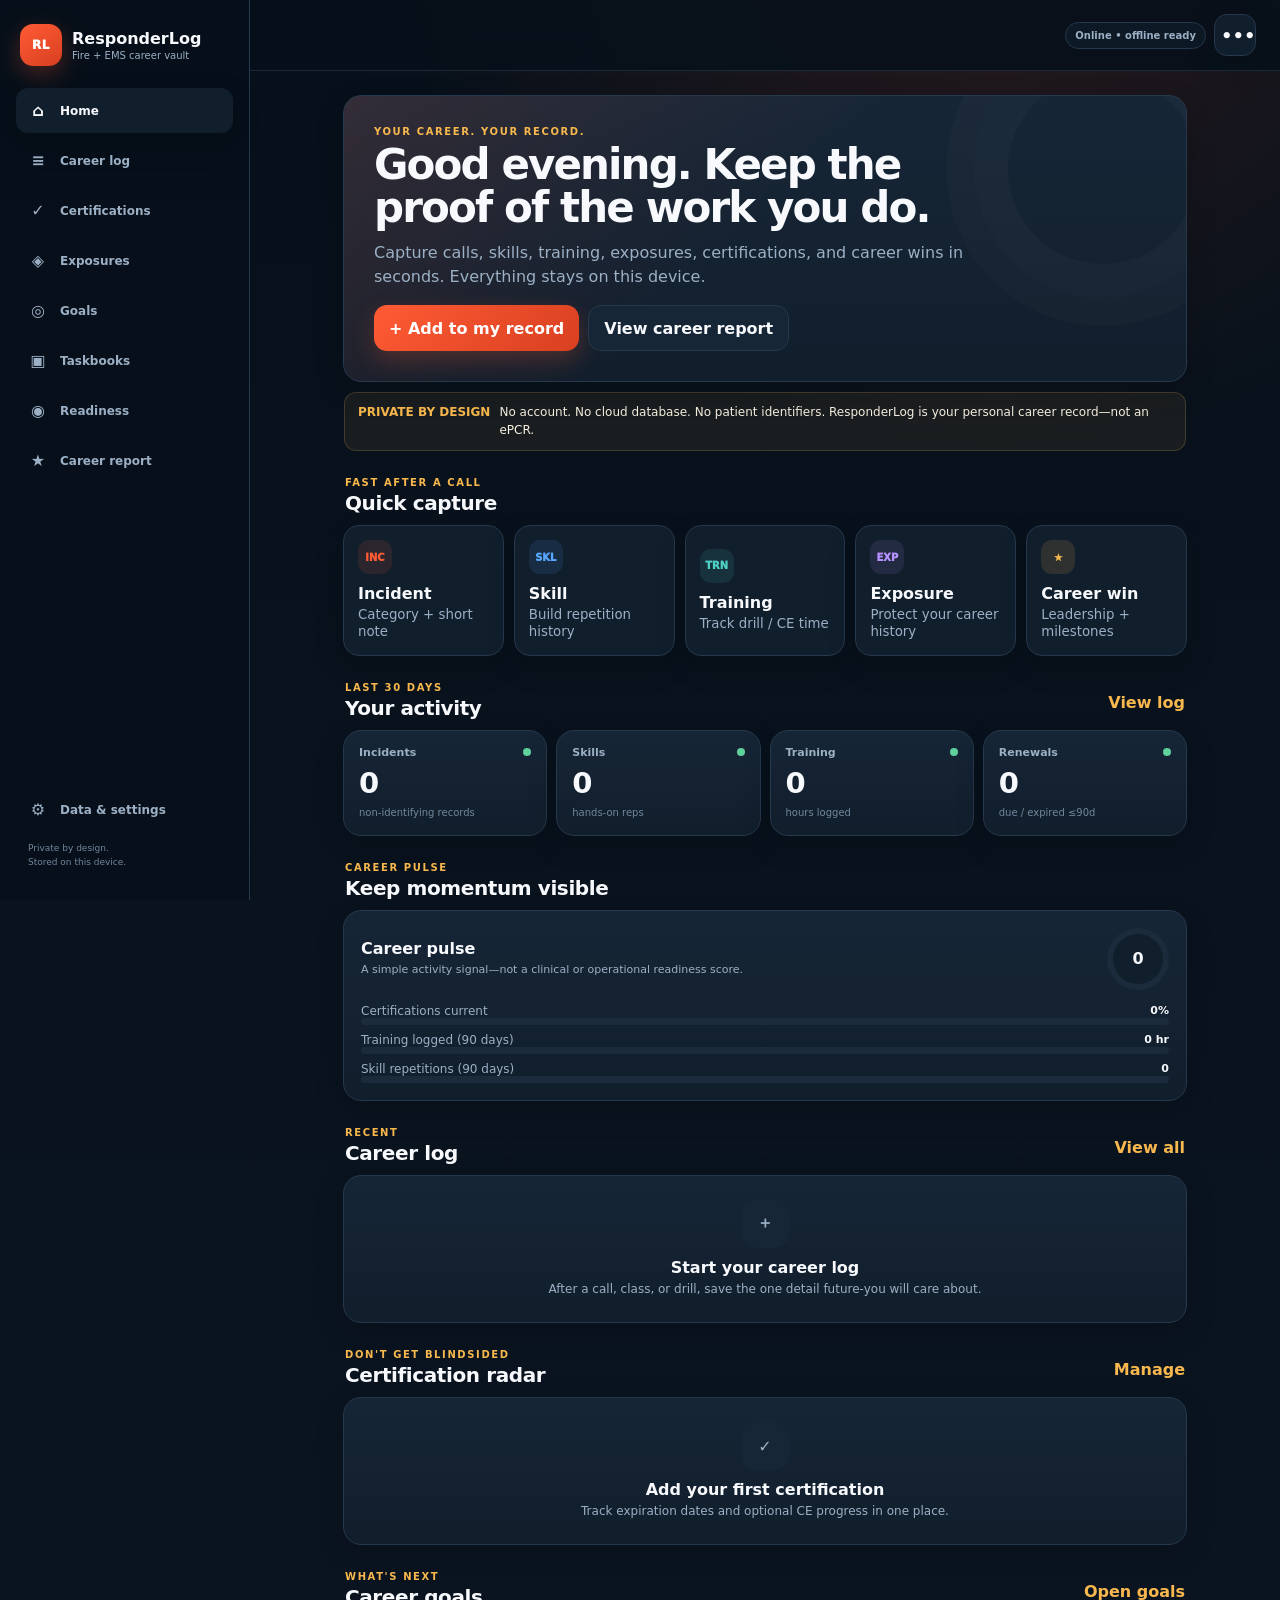
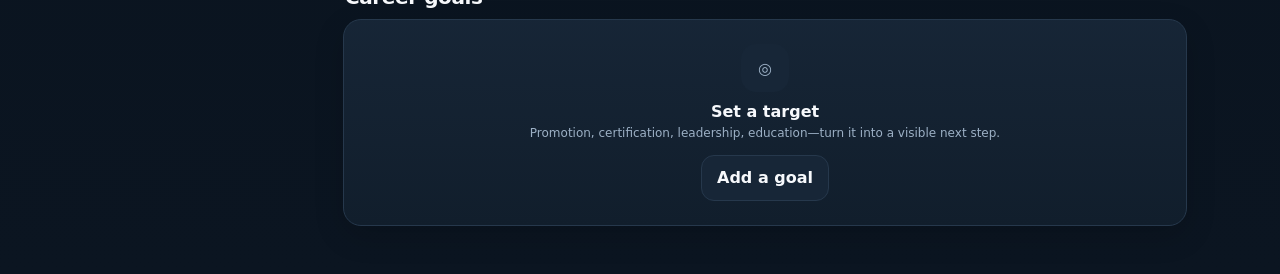
<file: index.html>
<!doctype html>
<html lang="en">
<head>
  <meta charset="utf-8" />
  <meta name="viewport" content="width=device-width, initial-scale=1, viewport-fit=cover" />
  <meta name="theme-color" content="#0a111b" />
  <meta name="description" content="ResponderLog is a private, offline-first Fire & EMS career logbook for calls, skills, training, exposures, certifications, goals, and accomplishments." />
  <meta name="apple-mobile-web-app-capable" content="yes" />
  <meta name="apple-mobile-web-app-status-bar-style" content="black-translucent" />
  <meta name="apple-mobile-web-app-title" content="ResponderLog" />
  <title>ResponderLog — Own Your Fire & EMS Career Record</title>
  <link rel="manifest" href="manifest.json" />
  <link rel="icon" href="icon.svg" type="image/svg+xml" />
  <link rel="stylesheet" href="styles.css" />
  <link rel="stylesheet" href="readiness.css" />
</head>
<body>
  <div class="app-shell">
    <aside class="desktop-rail" aria-label="Primary navigation">
      <button class="rail-brand" data-view="home" aria-label="ResponderLog home">
        <span class="brand-mark">RL</span>
        <span><strong>ResponderLog</strong><small>Fire + EMS career vault</small></span>
      </button>
      <nav class="rail-nav">
        <button class="rail-link active" data-view="home"><span>⌂</span>Home</button>
        <button class="rail-link" data-view="history"><span>≡</span>Career log</button>
        <button class="rail-link" data-view="certs"><span>✓</span>Certifications</button>
        <button class="rail-link" data-view="exposures"><span>◈</span>Exposures</button>
        <button class="rail-link" data-view="goals"><span>◎</span>Goals</button>
        <button class="rail-link" data-view="taskbooks"><span>▣</span>Taskbooks</button>
        <button class="rail-link" data-view="readiness"><span>◉</span>Readiness</button>
        <button class="rail-link" data-view="portfolio"><span>★</span>Career report</button>
      </nav>
      <div class="rail-foot">
        <button class="rail-link" id="openSettingsRail"><span>⚙</span>Data & settings</button>
        <p>Private by design.<br />Stored on this device.</p>
      </div>
    </aside>

    <section class="app-column">
      <header class="topbar">
        <button class="brand-wrap mobile-brand" data-view="home" aria-label="ResponderLog home">
          <span class="brand-mark">RL</span>
          <span><span class="eyebrow">FIRE + EMS</span><strong>ResponderLog</strong></span>
        </button>
        <div class="topbar-actions">
          <span id="connectionBadge" class="connection-badge" aria-live="polite">Offline ready</span>
          <button class="icon-btn" id="openSettings" aria-label="Open data and settings">•••</button>
        </div>
      </header>

      <main id="app" tabindex="-1" aria-live="polite"></main>

      <nav class="bottom-nav" aria-label="Primary navigation">
        <button class="nav-item active" data-view="home"><span>⌂</span><small>Home</small></button>
        <button class="nav-item" data-view="history"><span>≡</span><small>Log</small></button>
        <button class="nav-add" data-action="open-capture" aria-label="Add career record">+</button>
        <button class="nav-item" data-view="certs"><span>✓</span><small>Certs</small></button>
        <button class="nav-item" data-view="career"><span>★</span><small>Career</small></button>
      </nav>
    </section>
  </div>

  <dialog id="captureDialog" class="modal capture-modal">
    <div class="modal-head">
      <div><p class="eyebrow">QUICK CAPTURE</p><h2>What did you do?</h2></div>
      <button class="icon-btn" data-close-dialog="captureDialog" aria-label="Close">×</button>
    </div>
    <div class="capture-grid">
      <button class="capture-choice" data-action="open-log" data-type="incident"><span class="capture-icon fire">INC</span><strong>Incident</strong><small>Call category only</small></button>
      <button class="capture-choice" data-action="open-log" data-type="skill"><span class="capture-icon ems">SKL</span><strong>Skill</strong><small>Hands-on repetition</small></button>
      <button class="capture-choice" data-action="open-log" data-type="training"><span class="capture-icon train">TRN</span><strong>Training</strong><small>Class or drill time</small></button>
      <button class="capture-choice" data-action="open-exposure"><span class="capture-icon expose">EXP</span><strong>Exposure</strong><small>Career health record</small></button>
      <button class="capture-choice wide" data-action="open-log" data-type="accomplishment"><span class="capture-icon win">★</span><strong>Career win</strong><small>Leadership, project, award, instructor milestone</small></button>
    </div>
    <p class="privacy-inline"><strong>No PHI.</strong> ResponderLog is a personal career record, not an ePCR or official incident report.</p>
  </dialog>

  <dialog id="logDialog" class="modal">
    <form id="logForm" novalidate>
      <div class="modal-head">
        <div><p class="eyebrow" id="logEyebrow">CAREER LOG</p><h2 id="logTitle">Add entry</h2></div>
        <button type="button" class="icon-btn" data-close-dialog="logDialog" aria-label="Close">×</button>
      </div>
      <input type="hidden" id="logId" />
      <input type="hidden" id="logType" value="incident" />
      <div class="segmented" id="entryType" role="group" aria-label="Entry type">
        <button type="button" class="seg active" data-type="incident">Incident</button>
        <button type="button" class="seg" data-type="skill">Skill</button>
        <button type="button" class="seg" data-type="training">Training</button>
        <button type="button" class="seg" data-type="accomplishment">Career win</button>
      </div>
      <div class="field-grid two">
        <label>Date & time<input id="logDate" type="datetime-local" required /></label>
        <label>Category<select id="logCategory" required></select></label>
      </div>
      <div class="field-grid two">
        <label id="minutesWrap" class="hidden">Minutes<input id="logMinutes" type="number" min="1" max="1440" inputmode="numeric" placeholder="60" /></label>
        <label id="confidenceWrap" class="hidden">How did it feel?
          <select id="logConfidence">
            <option value="">Not rated</option><option value="1">Needs practice</option><option value="2">Developing</option><option value="3">Comfortable</option><option value="4">Strong</option>
          </select>
        </label>
      </div>
      <label>Short note <span class="optional">optional</span>
        <textarea id="logNote" maxlength="300" rows="3" placeholder="Keep it brief and non-identifying."></textarea>
      </label>
      <div id="phiWarning" class="form-warning hidden" role="alert">Potential identifying information detected. Remove phone/email/address/DOB-style details before saving.</div>
      <p class="privacy-inline compact"><strong>Protect privacy:</strong> no names, DOBs, exact addresses, phone numbers, MRNs, or other patient identifiers.</p>
      <button type="submit" class="primary full" id="saveLogButton">Save entry</button>
    </form>
  </dialog>

  <dialog id="certDialog" class="modal">
    <form id="certForm" novalidate>
      <div class="modal-head">
        <div><p class="eyebrow">CERTIFICATION</p><h2 id="certTitle">Add certification</h2></div>
        <button type="button" class="icon-btn" data-close-dialog="certDialog" aria-label="Close">×</button>
      </div>
      <input type="hidden" id="certId" />
      <label>Certification name<input id="certName" required maxlength="80" placeholder="Paramedic, ACLS, Fire Officer I…" /></label>
      <div class="field-grid two">
        <label>Category
          <select id="certCategory"><option>EMS</option><option>Fire</option><option>Hazmat</option><option>Driver / Operator</option><option>Officer</option><option>Instructor</option><option>Rescue</option><option>Other</option></select>
        </label>
        <label>Expiration date<input id="certExpiry" type="date" required /></label>
      </div>
      <div class="field-grid two">
        <label>CE / renewal hours needed <span class="optional">optional</span><input id="certHoursNeeded" type="number" min="0" max="1000" step="0.5" inputmode="decimal" placeholder="0" /></label>
        <label>Hours completed <span class="optional">optional</span><input id="certHoursDone" type="number" min="0" max="1000" step="0.5" inputmode="decimal" placeholder="0" /></label>
      </div>
      <label>Issuer / renewal note <span class="optional">optional</span><input id="certNote" maxlength="140" placeholder="NREMT, state, AHA, department…" /></label>
      <button type="submit" class="primary full">Save certification</button>
    </form>
  </dialog>

  <dialog id="exposureDialog" class="modal">
    <form id="exposureForm" novalidate>
      <div class="modal-head">
        <div><p class="eyebrow">PERSONAL EXPOSURE RECORD</p><h2 id="exposureTitle">Document exposure</h2></div>
        <button type="button" class="icon-btn" data-close-dialog="exposureDialog" aria-label="Close">×</button>
      </div>
      <input type="hidden" id="exposureId" />
      <div class="field-grid two">
        <label>Date & time<input id="exposureDate" type="datetime-local" required /></label>
        <label>Exposure type
          <select id="exposureType" required>
            <option>Smoke / products of combustion</option><option>Hazmat / chemical</option><option>Blood / body fluid</option><option>Biological / infectious</option><option>Heat / cold</option><option>Noise</option><option>Physical injury / near miss</option><option>Other occupational exposure</option>
          </select>
        </label>
      </div>
      <div class="field-grid two">
        <label>Significance<select id="exposureSeverity"><option value="routine">Routine / low</option><option value="notable">Notable</option><option value="significant">Significant</option></select></label>
        <label>Decon / cleanup<select id="exposureDecon"><option>Not applicable</option><option>Completed on scene</option><option>Completed after call</option><option>Not completed</option></select></label>
      </div>
      <label>PPE used <span class="optional">optional</span><input id="exposurePpe" maxlength="120" placeholder="SCBA, turnout gear, gloves, eye protection…" /></label>
      <label>General incident reference <span class="optional">optional — no exact address or patient info</span><input id="exposureRef" maxlength="80" placeholder="Department incident # or broad reference" /></label>
      <label>What happened? <span class="optional">optional</span><textarea id="exposureNote" maxlength="400" rows="4" placeholder="Brief occupational exposure details only. No patient identifiers."></textarea></label>
      <div id="exposurePhiWarning" class="form-warning hidden" role="alert">Potential identifying information detected. Remove phone/email/address/DOB-style details before saving.</div>
      <p class="privacy-inline compact"><strong>Important:</strong> this is your personal record only. Follow department reporting, medical evaluation, workers’ compensation, and exposure-control requirements separately.</p>
      <button type="submit" class="primary full">Save exposure record</button>
    </form>
  </dialog>

  <dialog id="goalDialog" class="modal">
    <form id="goalForm" novalidate>
      <div class="modal-head">
        <div><p class="eyebrow">CAREER TARGET</p><h2 id="goalTitle">Add goal</h2></div>
        <button type="button" class="icon-btn" data-close-dialog="goalDialog" aria-label="Close">×</button>
      </div>
      <input type="hidden" id="goalId" />
      <label>Goal<input id="goalName" required maxlength="100" placeholder="Complete Fire Officer I, promote to Engineer…" /></label>
      <div class="field-grid two">
        <label>Category<select id="goalCategory"><option>Promotion</option><option>Certification</option><option>Skill</option><option>Education</option><option>Fitness</option><option>Leadership</option><option>Other</option></select></label>
        <label>Target date<input id="goalDate" type="date" /></label>
      </div>
      <label>Progress <span id="goalProgressLabel">0%</span><input id="goalProgress" type="range" min="0" max="100" step="5" value="0" /></label>
      <label>Next step <span class="optional">optional</span><textarea id="goalNote" maxlength="240" rows="3" placeholder="What is the next concrete action?"></textarea></label>
      <button type="submit" class="primary full">Save goal</button>
    </form>
  </dialog>

  <dialog id="profileDialog" class="modal">
    <form id="profileForm">
      <div class="modal-head">
        <div><p class="eyebrow">CAREER PROFILE</p><h2>Make it yours</h2></div>
        <button type="button" class="icon-btn" data-close-dialog="profileDialog" aria-label="Close">×</button>
      </div>
      <label>Preferred name <span class="optional">optional</span><input id="profileName" maxlength="50" placeholder="David" /></label>
      <div class="field-grid two">
        <label>Current role <span class="optional">optional</span><input id="profileRole" maxlength="70" placeholder="Firefighter / Paramedic" /></label>
        <label>Career start date <span class="optional">optional</span><input id="profileStart" type="date" /></label>
      </div>
      <label>Agency / department <span class="optional">optional</span><input id="profileAgency" maxlength="90" placeholder="For your career report" /></label>
      <button type="submit" class="primary full">Save profile</button>
    </form>
  </dialog>

  <dialog id="taskbookDialog" class="modal">
    <form id="taskbookForm">
      <div class="modal-head">
        <div><p class="eyebrow">NEW QUALIFICATION PATH</p><h2>Start a taskbook</h2></div>
        <button type="button" class="icon-btn" data-close-dialog="taskbookDialog" aria-label="Close">×</button>
      </div>
      <label>Starting point
        <select id="taskbookTemplate">
          <option>Driver / Operator</option><option>Fire Officer I</option><option>Field Training Officer</option><option>Custom taskbook</option>
        </select>
      </label>
      <label>Taskbook name<input id="taskbookName" required maxlength="90" value="Driver / Operator" /></label>
      <label>Target completion date <span class="optional">optional</span><input id="taskbookDate" type="date" /></label>
      <p class="privacy-inline compact">Start with a proven outline, then add, rename, complete, or remove tasks to match your department.</p>
      <button type="submit" class="primary full">Create taskbook</button>
    </form>
  </dialog>

  <dialog id="taskDialog" class="modal">
    <form id="taskForm">
      <div class="modal-head"><div><p class="eyebrow">TASKBOOK ITEM</p><h2>Add a task</h2></div><button type="button" class="icon-btn" data-close-dialog="taskDialog" aria-label="Close">×</button></div>
      <input type="hidden" id="taskBookId" />
      <label>Task description<input id="taskName" required maxlength="140" placeholder="Demonstrate safe apparatus placement" /></label>
      <label>Evidence or evaluator note <span class="optional">optional</span><textarea id="taskNote" maxlength="240" rows="3" placeholder="What proves this task is complete?"></textarea></label>
      <button type="submit" class="primary full">Add task</button>
    </form>
  </dialog>

  <dialog id="dataDialog" class="modal settings-modal">
    <div class="modal-head">
      <div><p class="eyebrow">DATA + SETTINGS</p><h2>Your record belongs to you</h2></div>
      <button class="icon-btn" data-close-dialog="dataDialog" aria-label="Close">×</button>
    </div>
    <section class="settings-section">
      <div><strong>Device storage</strong><p>Records stay in this browser. There is no ResponderLog account or cloud database.</p></div>
      <span class="status-pill good">Local only</span>
    </section>
    <section class="settings-section vertical">
      <strong>Backup & portability</strong>
      <p>Export a backup before clearing site data, replacing your phone, or changing browsers.</p>
      <div class="tool-grid">
        <button class="secondary" id="exportJson">Download full backup</button>
        <button class="secondary" id="exportCsv">Export career log CSV</button>
        <button class="secondary" id="exportExposureCsv">Export exposure CSV</button>
        <label class="secondary file-label">Import backup<input type="file" id="importJson" accept="application/json,.json" hidden /></label>
      </div>
    </section>
    <section class="settings-section">
      <div><strong>Appearance</strong><p>Switch between dark and light mode.</p></div>
      <button class="secondary compact-button" id="toggleTheme">Use light</button>
    </section>
    <section class="settings-section install-row hidden" id="installRow">
      <div><strong>Install ResponderLog</strong><p>Add it to your home screen and use it like an app.</p></div>
      <button class="primary compact-button" id="installApp">Install</button>
    </section>
    <section class="settings-section vertical danger-zone">
      <strong>Danger zone</strong><p>Clearing local data cannot be undone unless you have a backup.</p>
      <button class="danger" id="clearData">Clear all local data</button>
    </section>
  </dialog>

  <div id="toast" class="toast" role="status" aria-live="polite"></div>
  <script src="app.js" defer></script>
</body>
</html>
</file>
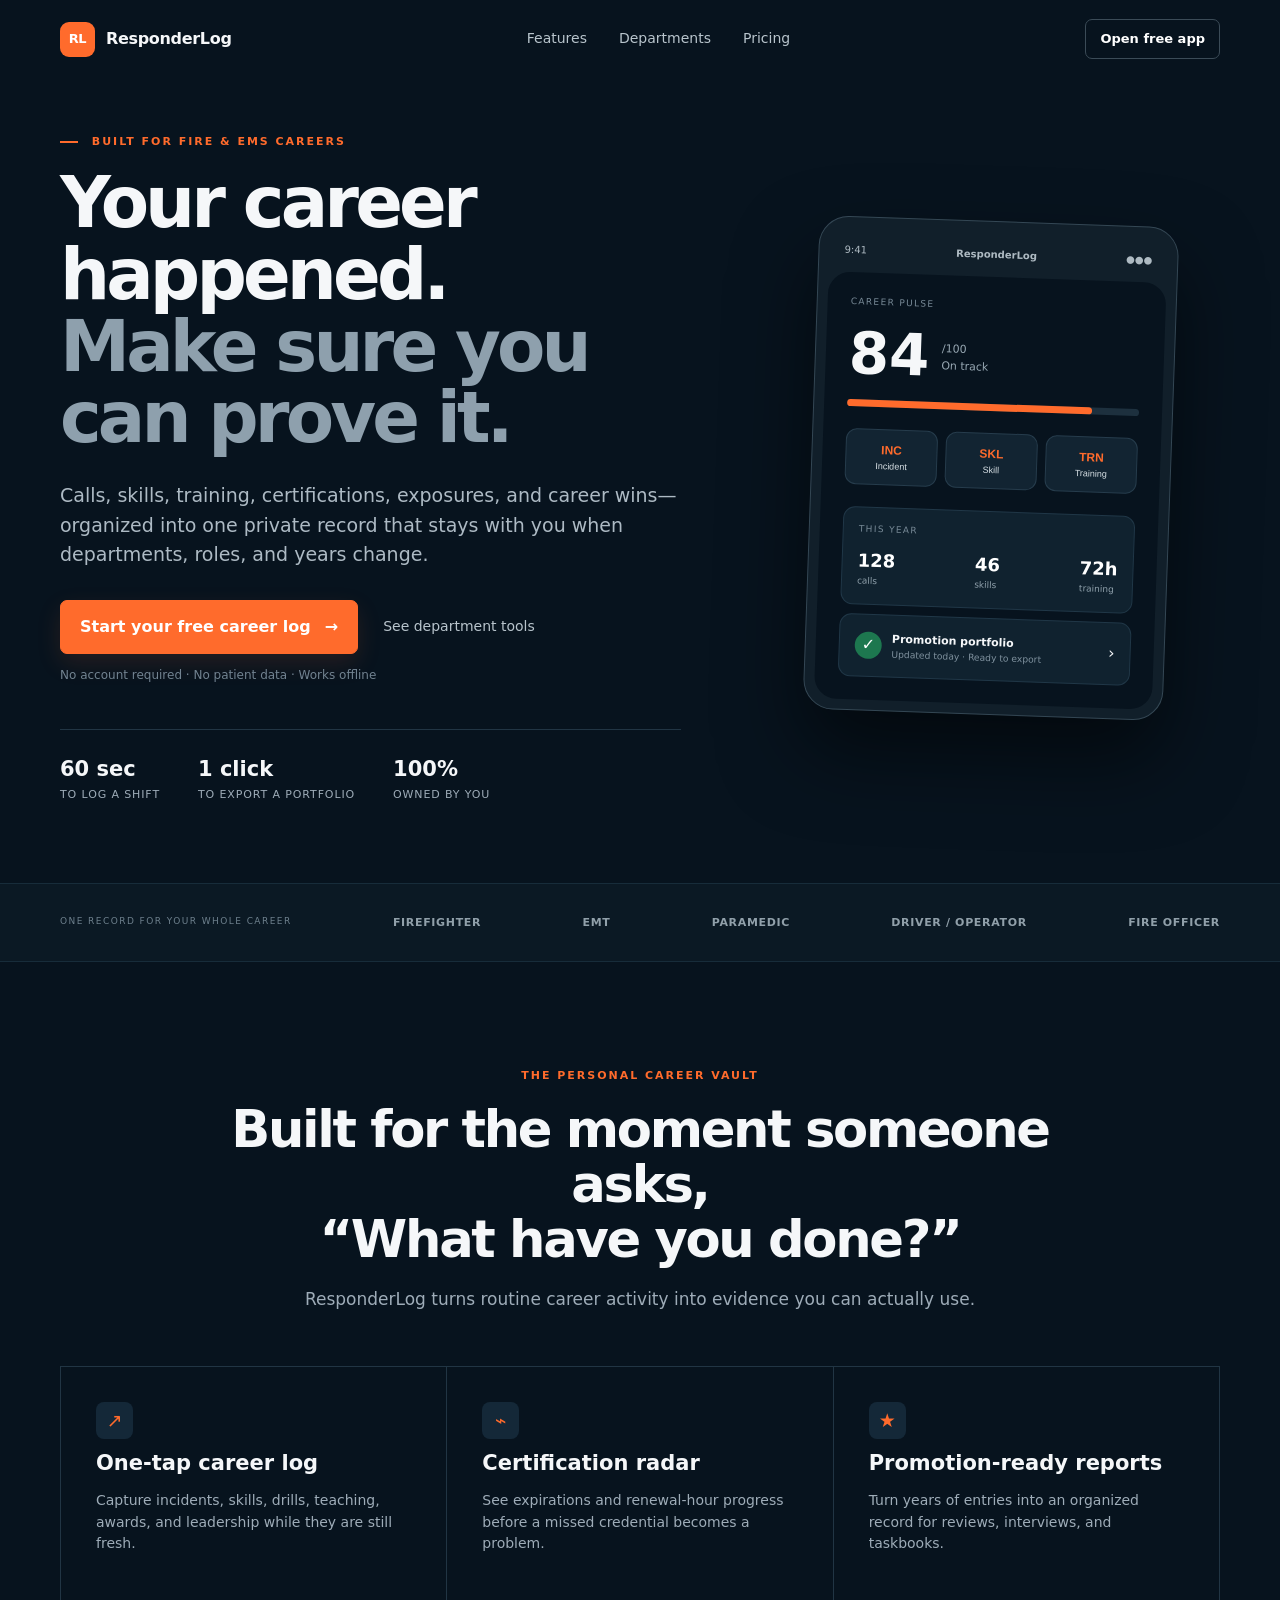
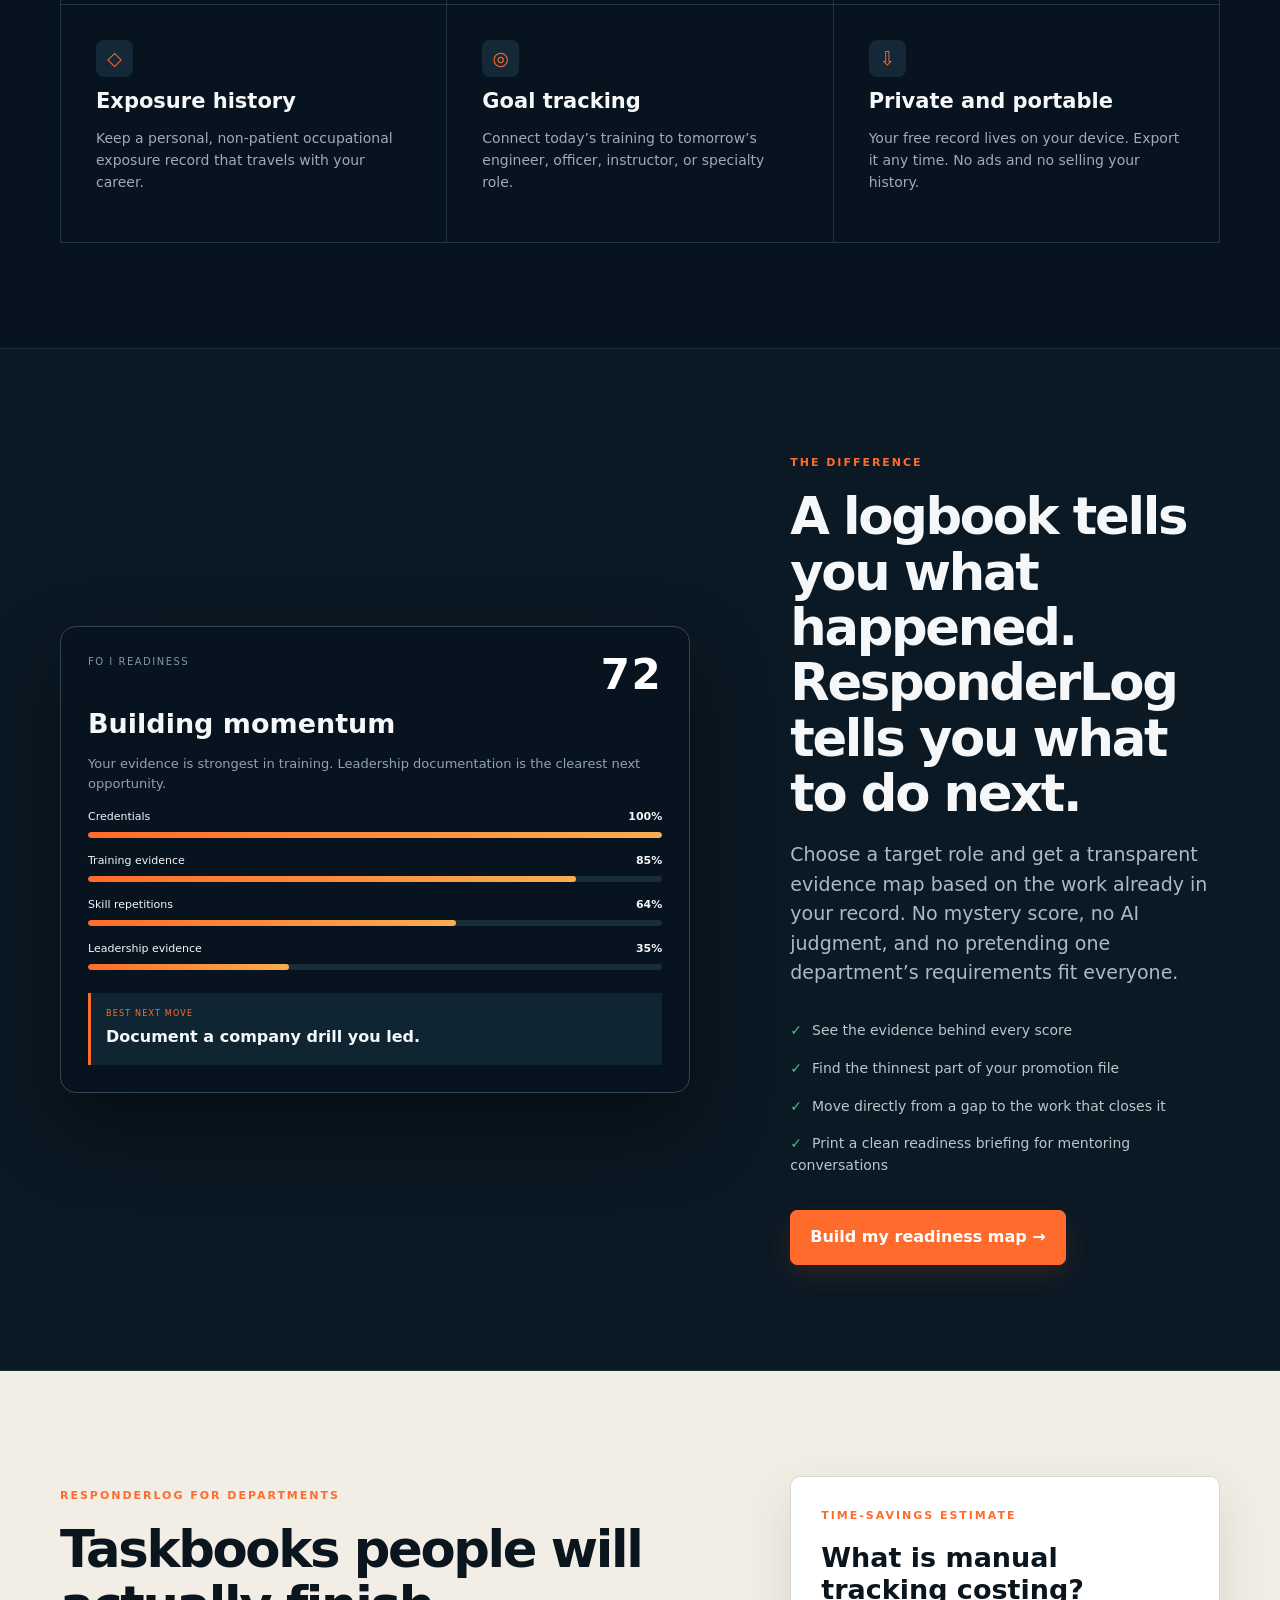
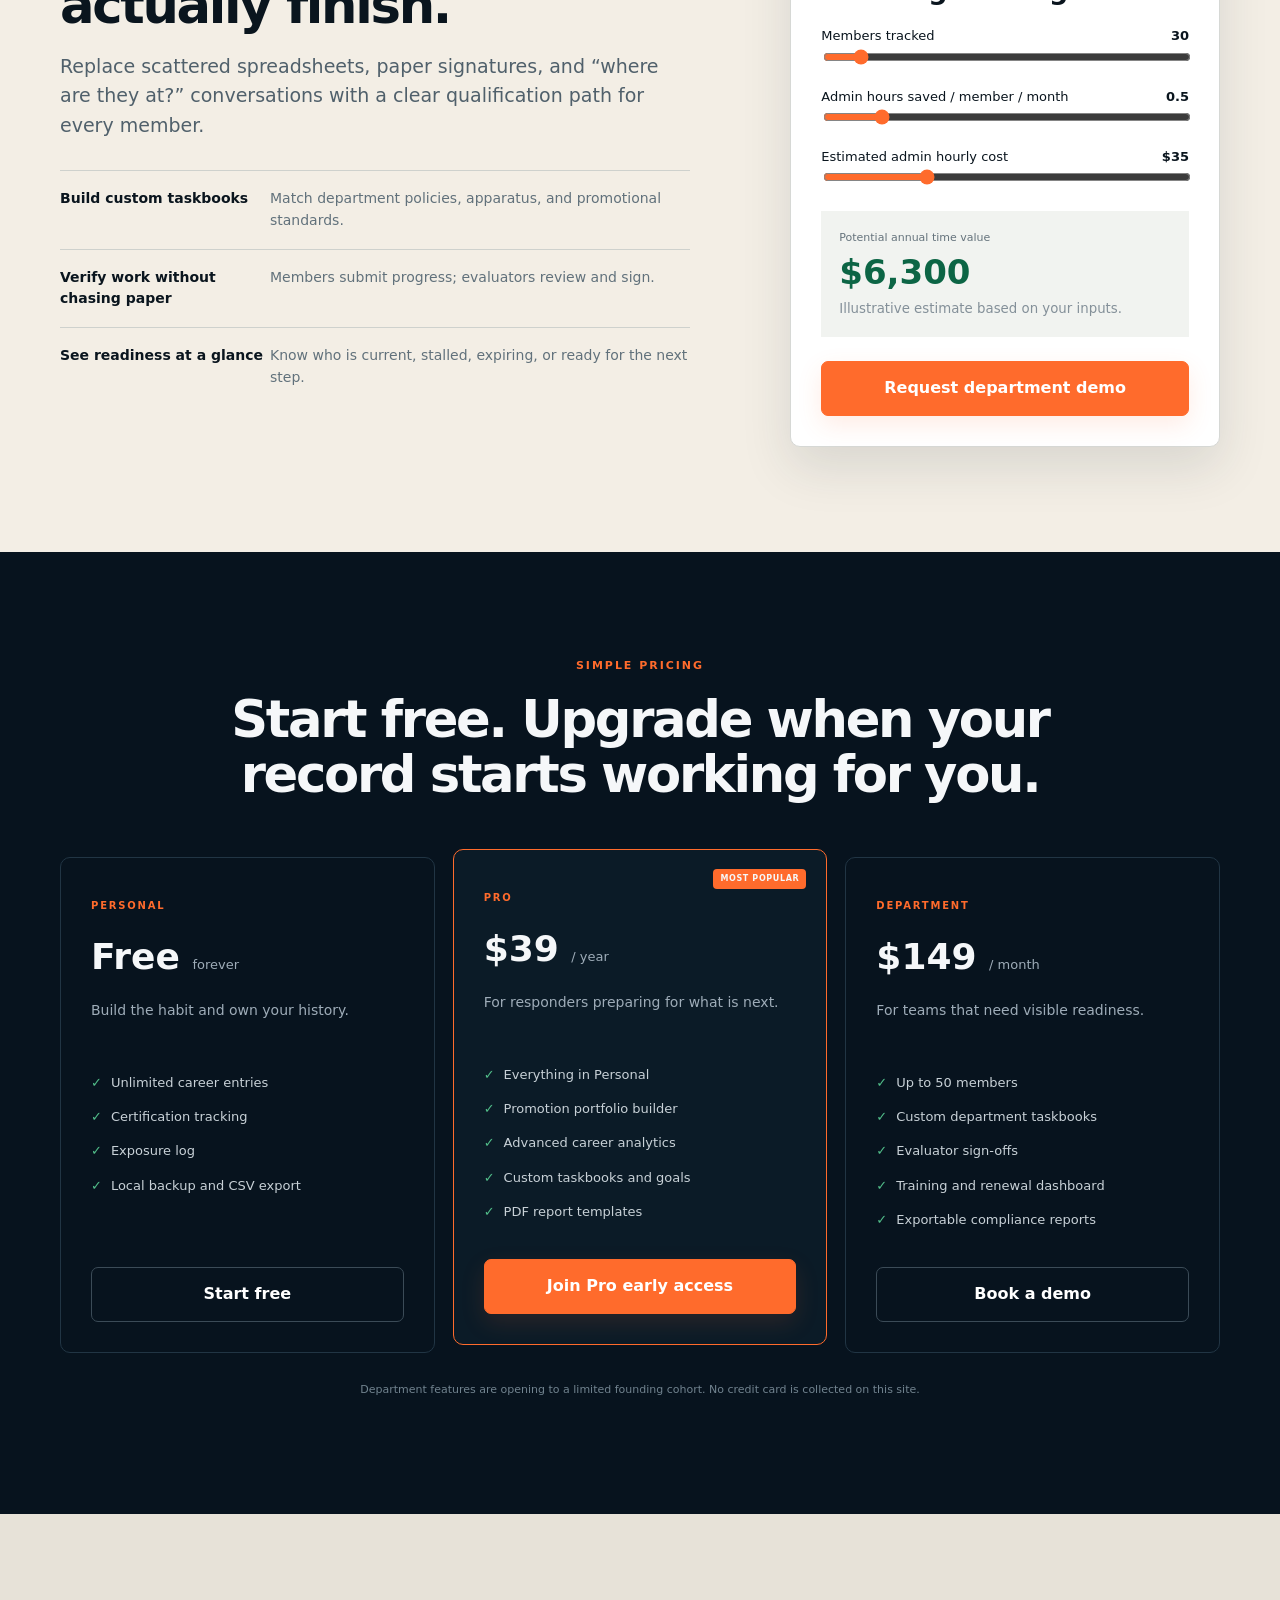
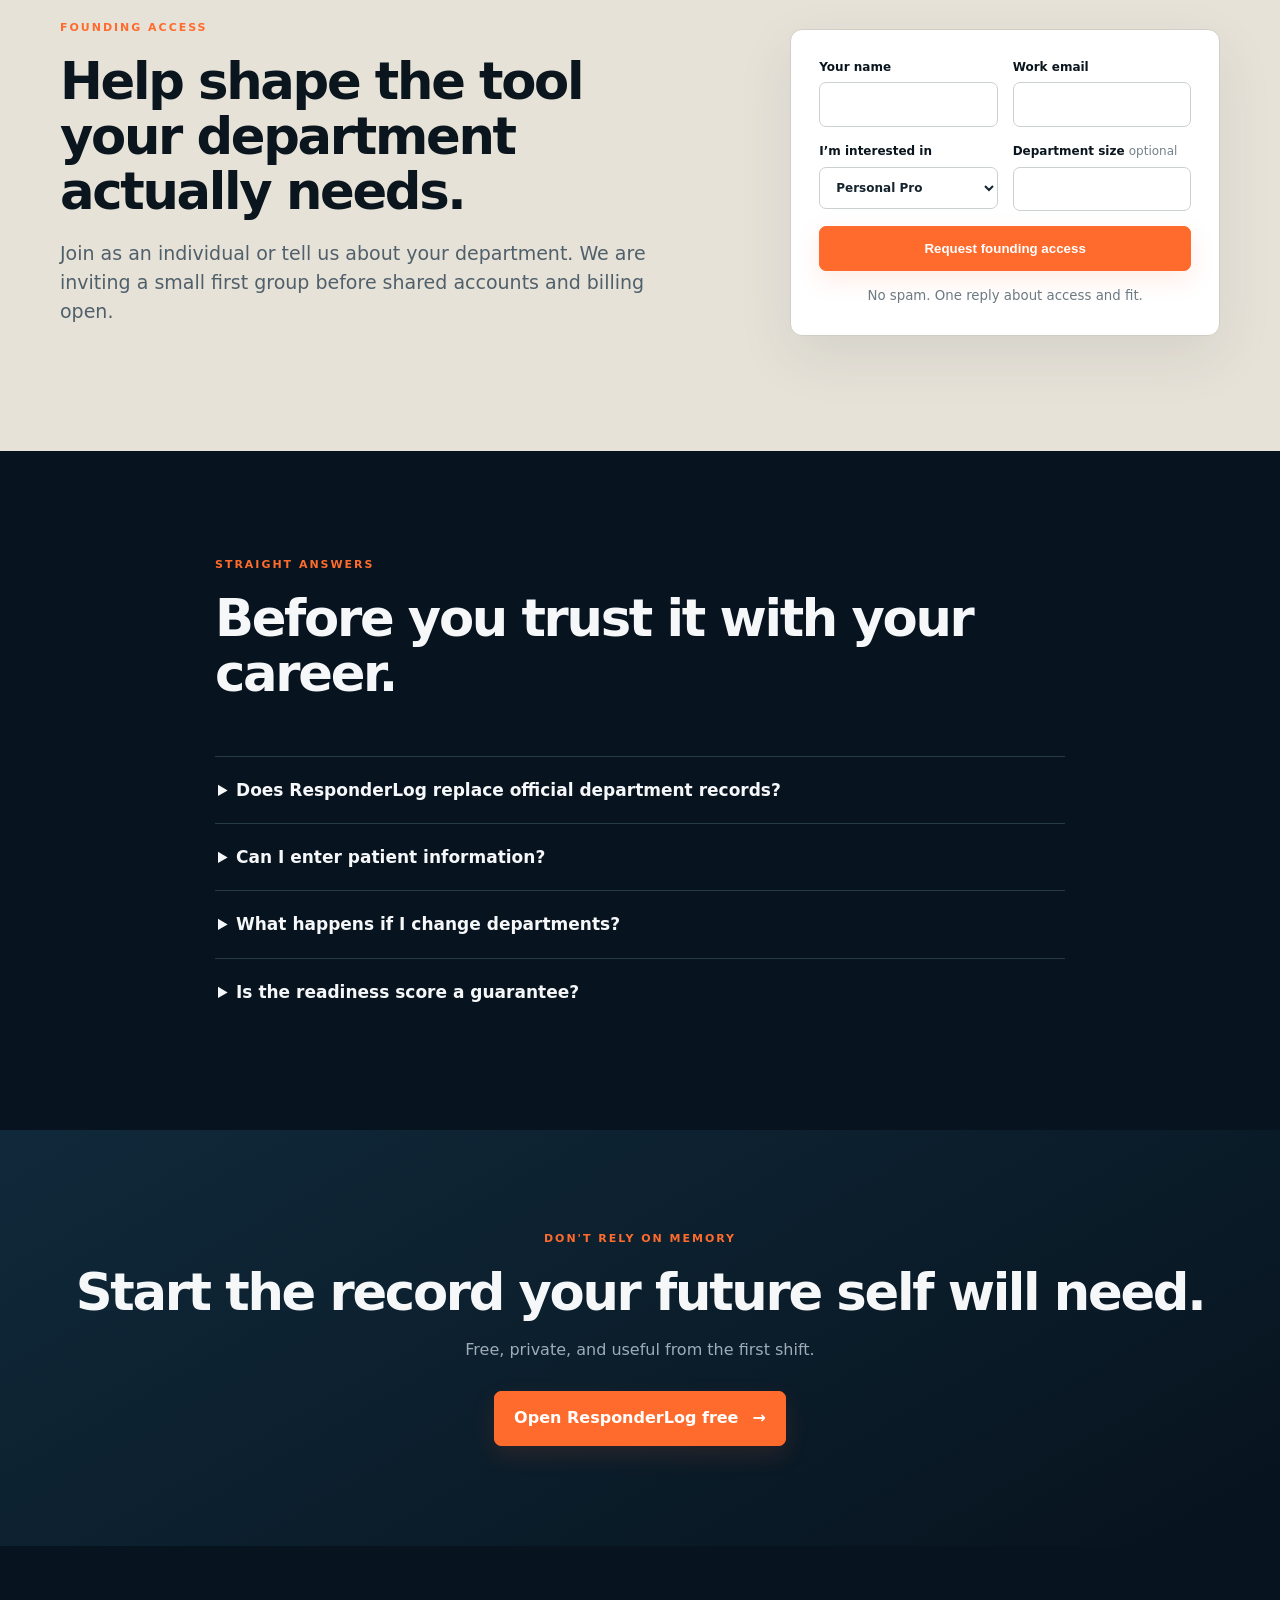
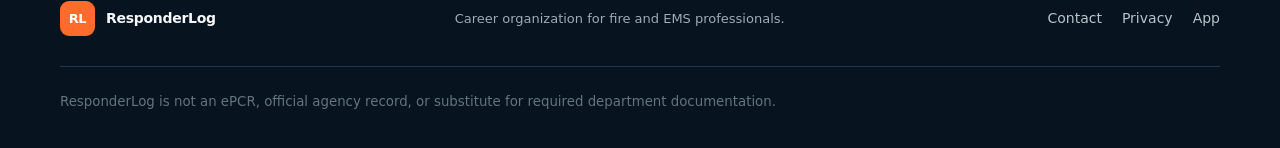
<file: landing.html>
<!doctype html>
<html lang="en">
<head>
  <meta charset="utf-8">
  <meta name="viewport" content="width=device-width,initial-scale=1">
  <meta name="theme-color" content="#07131e">
  <meta name="description" content="ResponderLog gives firefighters and EMS professionals a private career record, promotion-ready portfolio, certification tracking, and department taskbooks.">
  <meta property="og:title" content="ResponderLog — Your career record, ready when it matters.">
  <meta property="og:description" content="Turn calls, skills, training, certifications, and taskbooks into promotion-ready evidence.">
  <meta property="og:type" content="website">
  <meta name="twitter:card" content="summary">
  <title>ResponderLog | Your career record. Ready when it matters.</title>
  <link rel="icon" href="icon.svg" type="image/svg+xml">
  <link rel="stylesheet" href="landing.css">
  <link rel="stylesheet" href="lead.css">
  <link rel="stylesheet" href="showcase.css">
</head>
<body>
  <header class="nav wrap">
    <a class="brand" href="/" aria-label="ResponderLog home"><span>RL</span>ResponderLog</a>
    <nav aria-label="Main navigation"><a href="#features">Features</a><a href="#departments">Departments</a><a href="#pricing">Pricing</a></nav>
    <a class="button small ghost" href="/index.html">Open free app</a>
  </header>

  <main>
    <section class="hero wrap">
      <div class="hero-copy">
        <p class="kicker"><i></i> BUILT FOR FIRE &amp; EMS CAREERS</p>
        <h1>Your career happened.<br><em>Make sure you can prove it.</em></h1>
        <p class="lead">Calls, skills, training, certifications, exposures, and career wins—organized into one private record that stays with you when departments, roles, and years change.</p>
        <div class="hero-actions"><a class="button" href="/index.html">Start your free career log <b>→</b></a><a class="text-link" href="#departments">See department tools</a></div>
        <p class="micro">No account required · No patient data · Works offline</p>
        <div class="proof"><div><strong>60 sec</strong><span>to log a shift</span></div><div><strong>1 click</strong><span>to export a portfolio</span></div><div><strong>100%</strong><span>owned by you</span></div></div>
      </div>
      <div class="product-card" aria-label="ResponderLog product preview">
        <div class="phone-top"><span>9:41</span><b>ResponderLog</b><span>●●●</span></div>
        <div class="phone-body">
          <p class="muted">CAREER PULSE</p><div class="score"><strong>84</strong><span>/100<br>On track</span></div>
          <div class="progress"><i style="width:84%"></i></div>
          <div class="quick"><button><b>INC</b>Incident</button><button><b>SKL</b>Skill</button><button><b>TRN</b>Training</button></div>
          <div class="panel"><p class="muted">THIS YEAR</p><div class="stats"><span><b>128</b>calls</span><span><b>46</b>skills</span><span><b>72h</b>training</span></div></div>
          <div class="panel row"><span class="check">✓</span><span><b>Promotion portfolio</b><small>Updated today · Ready to export</small></span><span>›</span></div>
        </div>
      </div>
    </section>

    <section class="trust"><div class="wrap trust-row"><span>ONE RECORD FOR YOUR WHOLE CAREER</span><b>FIREFIGHTER</b><b>EMT</b><b>PARAMEDIC</b><b>DRIVER / OPERATOR</b><b>FIRE OFFICER</b></div></section>

    <section id="features" class="section wrap">
      <div class="section-head"><p class="kicker">THE PERSONAL CAREER VAULT</p><h2>Built for the moment someone asks,<br>“What have you done?”</h2><p>ResponderLog turns routine career activity into evidence you can actually use.</p></div>
      <div class="feature-grid">
        <article><span class="icon">↗</span><h3>One-tap career log</h3><p>Capture incidents, skills, drills, teaching, awards, and leadership while they are still fresh.</p></article>
        <article><span class="icon">⌁</span><h3>Certification radar</h3><p>See expirations and renewal-hour progress before a missed credential becomes a problem.</p></article>
        <article><span class="icon">★</span><h3>Promotion-ready reports</h3><p>Turn years of entries into an organized record for reviews, interviews, and taskbooks.</p></article>
        <article><span class="icon">◇</span><h3>Exposure history</h3><p>Keep a personal, non-patient occupational exposure record that travels with your career.</p></article>
        <article><span class="icon">◎</span><h3>Goal tracking</h3><p>Connect today’s training to tomorrow’s engineer, officer, instructor, or specialty role.</p></article>
        <article><span class="icon">⇩</span><h3>Private and portable</h3><p>Your free record lives on your device. Export it any time. No ads and no selling your history.</p></article>
      </div>
    </section>

    <section class="section showcase"><div class="wrap split"><div class="readiness-demo"><div class="demo-head"><span>FO I READINESS</span><b>72</b></div><h3>Building momentum</h3><p>Your evidence is strongest in training. Leadership documentation is the clearest next opportunity.</p><div class="demo-row"><span>Credentials</span><b>100%</b><i><em style="width:100%"></em></i></div><div class="demo-row"><span>Training evidence</span><b>85%</b><i><em style="width:85%"></em></i></div><div class="demo-row"><span>Skill repetitions</span><b>64%</b><i><em style="width:64%"></em></i></div><div class="demo-row"><span>Leadership evidence</span><b>35%</b><i><em style="width:35%"></em></i></div><div class="demo-next"><small>BEST NEXT MOVE</small><strong>Document a company drill you led.</strong></div></div><div><p class="kicker">THE DIFFERENCE</p><h2>A logbook tells you what happened. ResponderLog tells you what to do next.</h2><p class="lead">Choose a target role and get a transparent evidence map based on the work already in your record. No mystery score, no AI judgment, and no pretending one department’s requirements fit everyone.</p><ul class="plain-list"><li>See the evidence behind every score</li><li>Find the thinnest part of your promotion file</li><li>Move directly from a gap to the work that closes it</li><li>Print a clean readiness briefing for mentoring conversations</li></ul><a class="button" href="/index.html">Build my readiness map →</a></div></div></section>

    <section id="departments" class="section department">
      <div class="wrap split">
        <div><p class="kicker">RESPONDERLOG FOR DEPARTMENTS</p><h2>Taskbooks people will actually finish.</h2><p class="lead small-lead">Replace scattered spreadsheets, paper signatures, and “where are they at?” conversations with a clear qualification path for every member.</p>
          <ul><li><b>Build custom taskbooks</b><span>Match department policies, apparatus, and promotional standards.</span></li><li><b>Verify work without chasing paper</b><span>Members submit progress; evaluators review and sign.</span></li><li><b>See readiness at a glance</b><span>Know who is current, stalled, expiring, or ready for the next step.</span></li></ul>
        </div>
        <aside class="roi-card"><p class="kicker">TIME-SAVINGS ESTIMATE</p><h3>What is manual tracking costing?</h3><label>Members tracked <output id="membersOut">30</output><input id="members" type="range" min="10" max="250" step="5" value="30"></label><label>Admin hours saved / member / month <output id="hoursOut">0.5</output><input id="hours" type="range" min="0.25" max="2" step="0.25" value="0.5"></label><label>Estimated admin hourly cost <output id="rateOut">$35</output><input id="rate" type="range" min="20" max="75" step="5" value="35"></label><div class="roi-result"><span>Potential annual time value</span><strong id="savings">$6,300</strong><small>Illustrative estimate based on your inputs.</small></div><a class="button full" href="#interest">Request department demo</a></aside>
      </div>
    </section>

    <section id="pricing" class="section wrap">
      <div class="section-head"><p class="kicker">SIMPLE PRICING</p><h2>Start free. Upgrade when your record starts working for you.</h2></div>
      <div class="pricing">
        <article><p class="plan">PERSONAL</p><h3>Free <small>forever</small></h3><p>Build the habit and own your history.</p><ul><li>Unlimited career entries</li><li>Certification tracking</li><li>Exposure log</li><li>Local backup and CSV export</li></ul><a class="button ghost full" href="/index.html">Start free</a></article>
        <article class="popular"><span class="flag">MOST POPULAR</span><p class="plan">PRO</p><h3>$39 <small>/ year</small></h3><p>For responders preparing for what is next.</p><ul><li>Everything in Personal</li><li>Promotion portfolio builder</li><li>Advanced career analytics</li><li>Custom taskbooks and goals</li><li>PDF report templates</li></ul><a class="button full" href="#interest">Join Pro early access</a></article>
        <article><p class="plan">DEPARTMENT</p><h3>$149 <small>/ month</small></h3><p>For teams that need visible readiness.</p><ul><li>Up to 50 members</li><li>Custom department taskbooks</li><li>Evaluator sign-offs</li><li>Training and renewal dashboard</li><li>Exportable compliance reports</li></ul><a class="button ghost full" href="#interest">Book a demo</a></article>
      </div>
      <p class="pricing-note">Department features are opening to a limited founding cohort. No credit card is collected on this site.</p>
    </section>

    <section id="interest" class="section interest"><div class="wrap split"><div><p class="kicker">FOUNDING ACCESS</p><h2>Help shape the tool your department actually needs.</h2><p class="lead small-lead">Join as an individual or tell us about your department. We are inviting a small first group before shared accounts and billing open.</p></div><form name="responderlog-interest" method="POST" action="/thanks.html" data-netlify="true" class="lead-form"><input type="hidden" name="form-name" value="responderlog-interest"><label>Your name<input name="name" required autocomplete="name"></label><label>Work email<input name="email" type="email" required autocomplete="email"></label><label>I’m interested in<select name="plan"><option>Personal Pro</option><option>Department pilot</option><option>Both</option></select></label><label>Department size <span class="optional">optional</span><input name="department-size" type="number" min="1" max="10000"></label><button class="button full" type="submit">Request founding access</button><small>No spam. One reply about access and fit.</small></form></div></section>

    <section class="section wrap faq"><div class="section-head"><p class="kicker">STRAIGHT ANSWERS</p><h2>Before you trust it with your career.</h2></div><details><summary>Does ResponderLog replace official department records?</summary><p>No. It is your personal working record. Continue using every form, ePCR, exposure report, training system, and taskbook your department requires.</p></details><details><summary>Can I enter patient information?</summary><p>No. ResponderLog is deliberately designed for non-identifying career evidence. Never enter names, dates of birth, addresses, medical record numbers, or other patient identifiers.</p></details><details><summary>What happens if I change departments?</summary><p>Your free record is device-local and portable. Export a backup before changing devices or clearing browser data, then import it wherever you continue your career.</p></details><details><summary>Is the readiness score a guarantee?</summary><p>No. It is a transparent summary of evidence you have logged, not a certification, clinical judgment, or promise of promotion. Your agency’s standards always control.</p></details></section>

    <section class="final"><div class="wrap"><p class="kicker">DON'T RELY ON MEMORY</p><h2>Start the record your future self will need.</h2><p>Free, private, and useful from the first shift.</p><a class="button" href="/index.html">Open ResponderLog free <b>→</b></a></div></section>
  </main>
  <footer class="wrap"><a class="brand" href="/"><span>RL</span>ResponderLog</a><p>Career organization for fire and EMS professionals.</p><div><a href="#interest">Contact</a><a href="/privacy.html">Privacy</a><a href="/index.html">App</a></div><small>ResponderLog is not an ePCR, official agency record, or substitute for required department documentation.</small></footer>
  <script src="landing.js"></script>
</body>
</html>
</file>
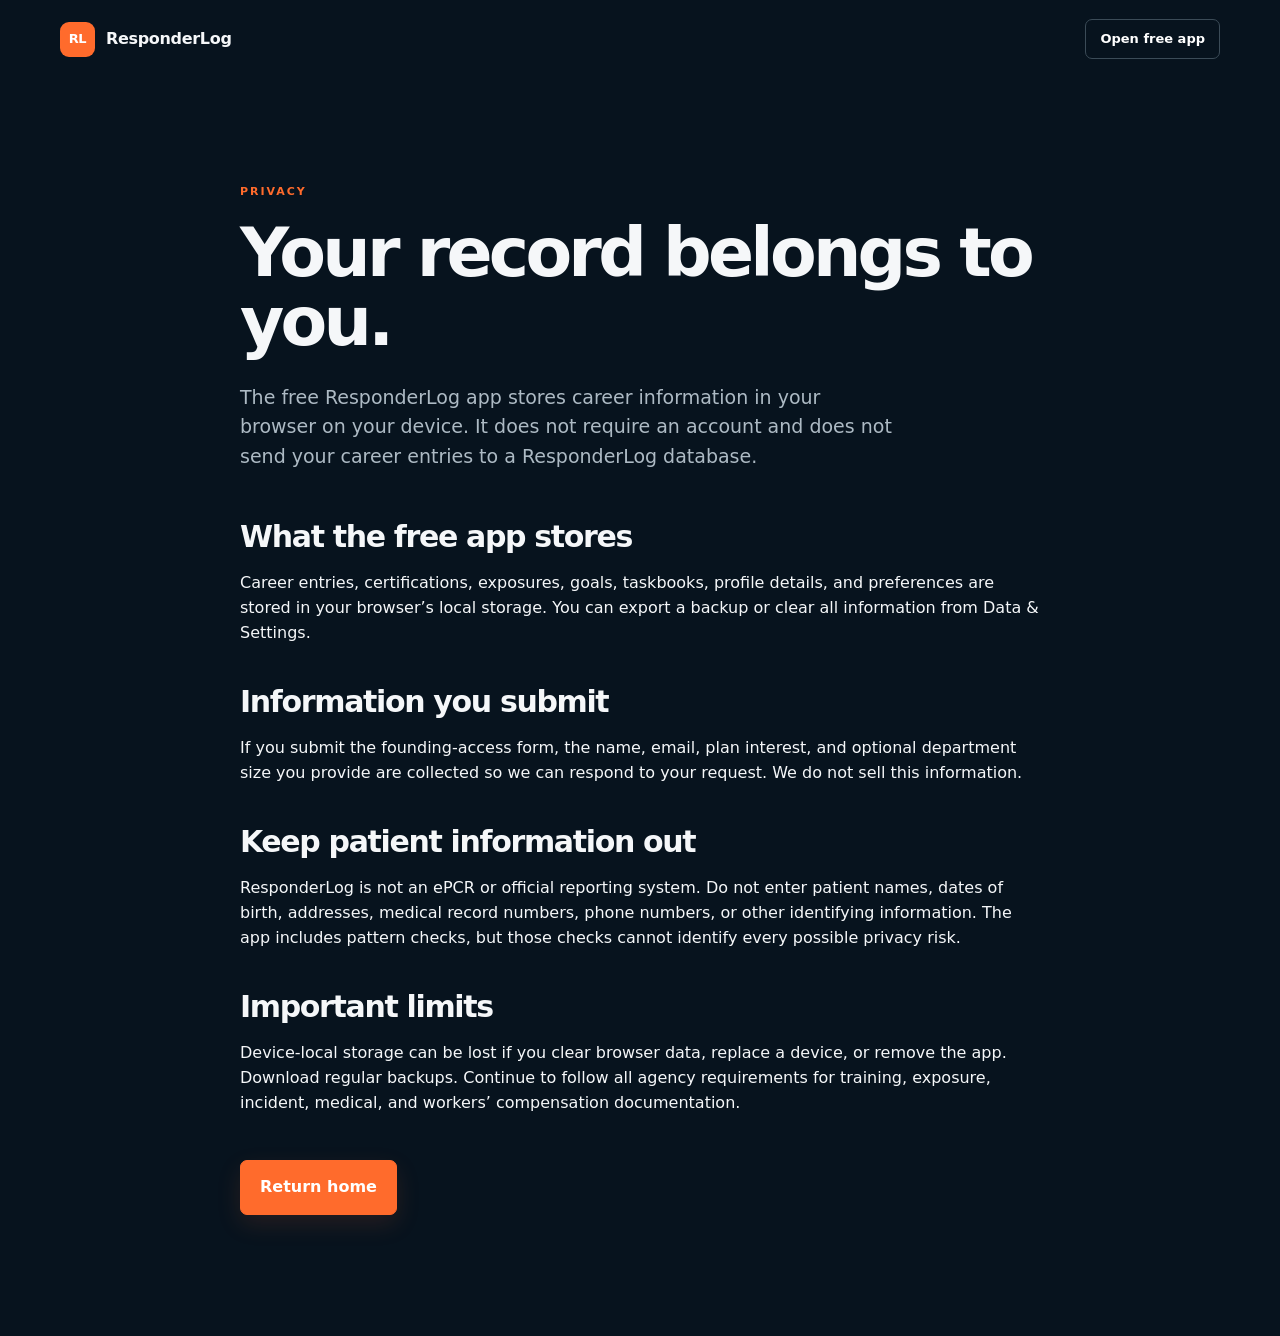
<file: privacy.html>
<!doctype html><html lang="en"><head><meta charset="utf-8"><meta name="viewport" content="width=device-width,initial-scale=1"><meta name="theme-color" content="#07131e"><title>Privacy | ResponderLog</title><link rel="stylesheet" href="landing.css"><link rel="icon" href="icon.svg"></head><body><header class="nav wrap"><a class="brand" href="/"><span>RL</span>ResponderLog</a><a class="button small ghost" href="/index.html">Open free app</a></header><main class="section wrap" style="max-width:800px"><p class="kicker">PRIVACY</p><h1 style="font-size:clamp(42px,7vw,68px)">Your record belongs to you.</h1><p class="lead">The free ResponderLog app stores career information in your browser on your device. It does not require an account and does not send your career entries to a ResponderLog database.</p><h2 style="font-size:30px;margin-top:50px">What the free app stores</h2><p>Career entries, certifications, exposures, goals, taskbooks, profile details, and preferences are stored in your browser’s local storage. You can export a backup or clear all information from Data &amp; Settings.</p><h2 style="font-size:30px;margin-top:40px">Information you submit</h2><p>If you submit the founding-access form, the name, email, plan interest, and optional department size you provide are collected so we can respond to your request. We do not sell this information.</p><h2 style="font-size:30px;margin-top:40px">Keep patient information out</h2><p>ResponderLog is not an ePCR or official reporting system. Do not enter patient names, dates of birth, addresses, medical record numbers, phone numbers, or other identifying information. The app includes pattern checks, but those checks cannot identify every possible privacy risk.</p><h2 style="font-size:30px;margin-top:40px">Important limits</h2><p>Device-local storage can be lost if you clear browser data, replace a device, or remove the app. Download regular backups. Continue to follow all agency requirements for training, exposure, incident, medical, and workers’ compensation documentation.</p><p style="margin-top:45px"><a class="button" href="/">Return home</a></p></main></body></html>
</file>
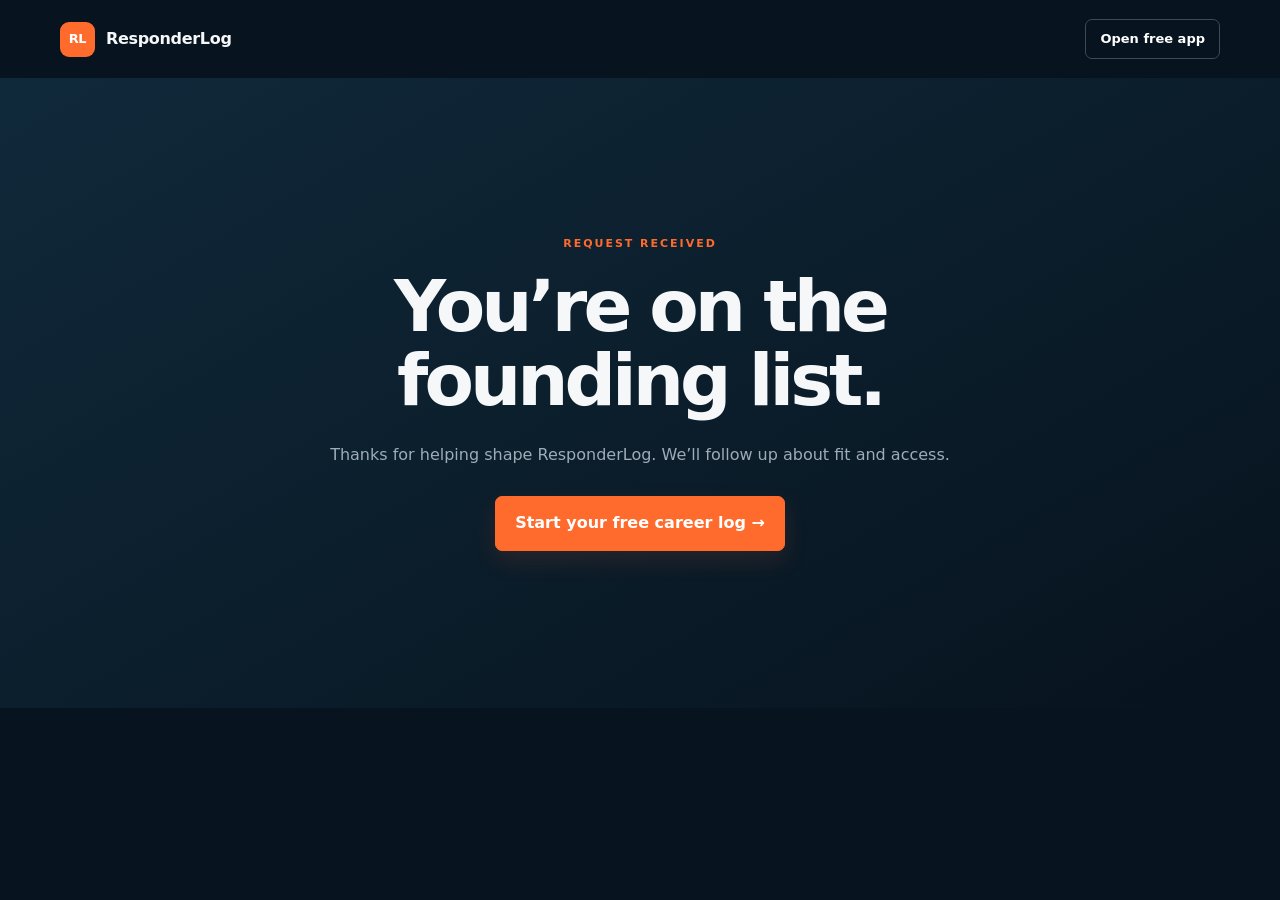
<file: thanks.html>
<!doctype html><html lang="en"><head><meta charset="utf-8"><meta name="viewport" content="width=device-width,initial-scale=1"><meta name="theme-color" content="#07131e"><title>Request received | ResponderLog</title><link rel="stylesheet" href="landing.css"><link rel="icon" href="icon.svg"></head><body><header class="nav wrap"><a class="brand" href="/"><span>RL</span>ResponderLog</a><a class="button small ghost" href="/index.html">Open free app</a></header><main class="final" style="min-height:70vh;display:grid;place-items:center"><div class="wrap"><p class="kicker">REQUEST RECEIVED</p><h1 style="font-size:clamp(42px,7vw,72px);margin-inline:auto">You’re on the founding list.</h1><p>Thanks for helping shape ResponderLog. We’ll follow up about fit and access.</p><a class="button" href="/index.html">Start your free career log →</a></div></main></body></html>
</file>
<file: styles.css>
:root {
  --bg:#07101a; --bg-2:#0b1521; --panel:#111e2c; --panel-2:#172637; --panel-soft:#0d1925;
  --line:#26384c; --line-soft:#1b2b3b; --text:#f7f9fc; --muted:#9cb0c5; --muted-2:#71879d;
  --accent:#ff5b35; --accent-dark:#d84020; --amber:#f8b84e; --blue:#57a6ff; --teal:#4ed0c5;
  --good:#5fd19a; --warn:#ffc95d; --danger:#ff7774; --purple:#b792ff;
  --shadow:0 18px 55px rgba(0,0,0,.28); --shadow-soft:0 10px 30px rgba(0,0,0,.16);
  --radius-xl:24px; --radius:18px; --radius-sm:12px; --rail:250px; --content:900px;
}
[data-theme="light"] {
  --bg:#eef3f7; --bg-2:#f7f9fb; --panel:#ffffff; --panel-2:#f5f8fb; --panel-soft:#edf3f7;
  --line:#d8e2ea; --line-soft:#e6edf2; --text:#13202c; --muted:#5e7387; --muted-2:#7f92a3;
  --shadow:0 16px 48px rgba(38,55,70,.10); --shadow-soft:0 8px 22px rgba(38,55,70,.08);
}
*{box-sizing:border-box} html{background:var(--bg);color-scheme:dark} html[data-theme="light"]{color-scheme:light}
body{margin:0;min-height:100vh;background:radial-gradient(circle at 78% -10%,rgba(255,91,53,.16),transparent 28%),linear-gradient(180deg,var(--bg),var(--bg-2));color:var(--text);font-family:Inter,ui-sans-serif,system-ui,-apple-system,BlinkMacSystemFont,"Segoe UI",sans-serif;-webkit-font-smoothing:antialiased}
button,input,select,textarea{font:inherit}button{cursor:pointer}button:focus-visible,input:focus-visible,select:focus-visible,textarea:focus-visible{outline:3px solid rgba(87,166,255,.35);outline-offset:2px}
h1,h2,h3,h4,p{margin-top:0}h2{font-size:clamp(27px,5vw,42px);line-height:1.02;letter-spacing:-.045em;margin:7px 0 11px}h3{font-size:20px;letter-spacing:-.02em;margin-bottom:0}h4{font-size:15px;margin:0}.muted{color:var(--muted);line-height:1.52}.eyebrow{margin:0 0 4px;font-size:10px;font-weight:900;letter-spacing:.16em;color:var(--amber);text-transform:uppercase}.optional{color:var(--muted);font-weight:500}.hidden{display:none!important}
.app-shell{min-height:100vh}.desktop-rail{display:none}.app-column{min-height:100vh;padding-bottom:92px}.topbar{position:sticky;top:0;z-index:30;display:flex;align-items:center;justify-content:space-between;padding:max(12px,env(safe-area-inset-top)) 16px 10px;background:color-mix(in srgb,var(--bg) 89%,transparent);backdrop-filter:blur(18px);border-bottom:1px solid color-mix(in srgb,var(--line) 65%,transparent)}
.brand-wrap,.rail-brand{display:flex;align-items:center;gap:10px;border:0;background:none;color:var(--text);text-align:left;padding:0}.brand-wrap strong{display:block;font-size:17px}.brand-mark{width:42px;height:42px;display:grid;place-items:center;border-radius:13px;background:linear-gradient(145deg,var(--accent),var(--accent-dark));color:#fff;font-size:12px;font-weight:950;letter-spacing:.05em;box-shadow:0 8px 25px rgba(255,91,53,.28)}.topbar-actions{display:flex;align-items:center;gap:8px}.connection-badge{display:none;padding:7px 9px;border-radius:999px;border:1px solid var(--line);background:var(--panel-soft);color:var(--muted);font-size:10px;font-weight:800}.icon-btn{width:42px;height:42px;border:1px solid var(--line);border-radius:13px;background:var(--panel);color:var(--text);font-size:18px;font-weight:800;box-shadow:var(--shadow-soft)}
main{width:min(var(--content),100%);margin:0 auto;padding:16px}.card{background:linear-gradient(180deg,color-mix(in srgb,var(--panel-2) 96%,transparent),var(--panel));border:1px solid var(--line);border-radius:var(--radius);box-shadow:var(--shadow-soft)}
.hero{position:relative;overflow:hidden;padding:24px;min-height:240px;display:flex;flex-direction:column;justify-content:space-between;background:linear-gradient(135deg,rgba(255,91,53,.12),transparent 48%),linear-gradient(180deg,var(--panel-2),var(--panel))}.hero::after{content:"";position:absolute;right:-46px;top:-56px;width:190px;height:190px;border-radius:50%;border:34px solid rgba(255,255,255,.025);box-shadow:0 0 0 28px rgba(255,255,255,.016)}.hero-copy{position:relative;z-index:1;max-width:620px}.hero h2{max-width:590px}.hero p{max-width:620px}.hero-actions{display:flex;gap:9px;flex-wrap:wrap;position:relative;z-index:1}.primary,.secondary,.danger,.ghost{min-height:46px;border-radius:13px;padding:12px 15px;font-weight:850;border:0}.primary{color:#fff;background:linear-gradient(135deg,var(--accent),var(--accent-dark));box-shadow:0 9px 25px rgba(255,91,53,.24)}.secondary{color:var(--text);background:var(--panel-2);border:1px solid var(--line)}.ghost{color:var(--muted);background:transparent;border:1px solid var(--line)}.danger{color:#ffd9d8;background:rgba(255,119,116,.10);border:1px solid rgba(255,119,116,.32)}.full{width:100%}.compact-button{min-height:40px;padding:8px 12px}
.privacy-strip{margin:10px 1px 18px;padding:11px 13px;border-radius:12px;display:flex;gap:9px;align-items:flex-start;background:rgba(255,201,93,.07);border:1px solid rgba(255,201,93,.18);color:color-mix(in srgb,var(--text) 84%,var(--amber));font-size:12px;line-height:1.45}.privacy-strip b{color:var(--amber);white-space:nowrap}
.section-head{display:flex;align-items:end;justify-content:space-between;gap:12px;margin:26px 2px 10px}.section-head p{margin-bottom:3px}.text-btn{border:0;background:transparent;color:var(--amber);font-weight:850;padding:8px 0}.stack{display:grid;gap:9px}.quick-grid{display:grid;grid-template-columns:repeat(2,minmax(0,1fr));gap:9px}.quick-grid .quick-card:last-child{grid-column:1/-1}.quick-card{min-height:112px;text-align:left;padding:14px;border:1px solid var(--line);border-radius:16px;background:var(--panel);color:var(--text);box-shadow:var(--shadow-soft)}.quick-card strong,.quick-card small{display:block}.quick-card strong{margin:10px 0 3px}.quick-card small{color:var(--muted);line-height:1.3}.quick-icon{width:34px;height:34px;display:grid;place-items:center;border-radius:11px;background:rgba(255,91,53,.11);color:var(--accent);font-size:10px;font-weight:950}.quick-card.skill .quick-icon{background:rgba(87,166,255,.11);color:var(--blue)}.quick-card.training .quick-icon{background:rgba(78,208,197,.11);color:var(--teal)}.quick-card.exposure .quick-icon{background:rgba(183,146,255,.11);color:var(--purple)}.quick-card.win .quick-icon{background:rgba(248,184,78,.12);color:var(--amber)}
.stats-grid{display:grid;grid-template-columns:repeat(2,minmax(0,1fr));gap:9px}.stat{padding:15px}.stat-label{display:flex;align-items:center;justify-content:space-between;gap:7px;color:var(--muted);font-size:11px;font-weight:750}.stat strong{display:block;margin:7px 0 1px;font-size:29px;letter-spacing:-.05em}.stat small{color:var(--muted-2);font-size:10px}.trend-dot{width:8px;height:8px;border-radius:50%;background:var(--good)}
.pulse-card{padding:17px;display:grid;gap:14px}.pulse-top{display:flex;align-items:center;justify-content:space-between;gap:12px}.pulse-score{width:62px;height:62px;border-radius:50%;display:grid;place-items:center;background:conic-gradient(var(--good) var(--pulse,0%),var(--line-soft) 0);position:relative}.pulse-score::after{content:"";position:absolute;inset:6px;border-radius:50%;background:var(--panel)}.pulse-score strong{position:relative;z-index:1;font-size:16px}.pulse-list{display:grid;gap:8px}.pulse-row{display:grid;grid-template-columns:1fr auto;gap:12px;align-items:center;font-size:12px}.pulse-row span{color:var(--muted)}.pulse-row b{font-size:11px}.progress-track{height:7px;border-radius:999px;background:var(--line-soft);overflow:hidden}.progress-fill{height:100%;border-radius:999px;background:linear-gradient(90deg,var(--accent),var(--amber));width:var(--progress,0%)}
.log-row,.cert-row,.exposure-row,.goal-row{padding:14px;display:grid;grid-template-columns:auto minmax(0,1fr) auto;gap:12px;align-items:center}.record-icon{width:42px;height:42px;border-radius:13px;display:grid;place-items:center;background:var(--panel-2);border:1px solid var(--line);font-size:10px;font-weight:950;color:var(--amber)}.record-icon.skill{color:var(--blue)}.record-icon.training{color:var(--teal)}.record-icon.exposure{color:var(--purple)}.record-icon.win{color:var(--amber)}.record-copy{min-width:0}.record-copy strong{display:block;margin-bottom:3px;white-space:nowrap;overflow:hidden;text-overflow:ellipsis}.record-copy span{display:block;color:var(--muted);font-size:12px;line-height:1.4;overflow-wrap:anywhere}.record-meta{text-align:right;color:var(--muted-2);font-size:10px;white-space:nowrap}.record-actions{display:flex;justify-content:flex-end;gap:4px;margin-top:5px}.mini-action{border:0;background:transparent;color:var(--muted);padding:4px;font-size:10px}.status-pill{display:inline-flex;align-items:center;gap:5px;padding:6px 8px;border-radius:999px;background:rgba(95,209,154,.10);color:var(--good);font-size:10px;font-weight:850}.status-pill.warn{color:var(--warn);background:rgba(255,201,93,.10)}.status-pill.danger{color:var(--danger);background:rgba(255,119,116,.10)}.status-pill.neutral{color:var(--muted);background:var(--panel-soft)}
.empty{padding:24px 18px;text-align:center}.empty-icon{width:48px;height:48px;margin:0 auto 10px;border-radius:15px;display:grid;place-items:center;background:var(--panel-2);color:var(--muted);font-weight:900}.empty strong{display:block}.empty span{display:block;color:var(--muted);font-size:12px;margin-top:4px;line-height:1.45}.backup-nudge{margin-top:12px;padding:14px;display:flex;align-items:center;justify-content:space-between;gap:10px;border:1px dashed rgba(255,201,93,.32);border-radius:14px;background:rgba(255,201,93,.05)}.backup-nudge p{margin:0;color:var(--muted);font-size:12px;line-height:1.4}
.view-title{margin:6px 0 18px}.view-title .title-actions{display:flex;gap:8px;flex-wrap:wrap;margin-top:14px}.search-row{display:grid;grid-template-columns:1fr auto;gap:8px;margin-bottom:10px}.search-field{position:relative}.search-field input{padding-left:38px}.search-field span{position:absolute;left:13px;top:50%;transform:translateY(-50%);color:var(--muted)}.filter-row{display:flex;gap:6px;overflow:auto;padding:2px 0 8px;margin-bottom:8px;scrollbar-width:none}.filter-row::-webkit-scrollbar{display:none}.filter{white-space:nowrap;min-height:37px;border:1px solid var(--line);border-radius:999px;padding:8px 11px;background:var(--panel);color:var(--muted);font-size:11px;font-weight:850}.filter.active{color:#fff;background:rgba(255,91,53,.14);border-color:rgba(255,91,53,.45)}
.cert-summary{display:grid;grid-template-columns:repeat(3,1fr);gap:8px;margin-bottom:16px}.summary-chip{padding:13px;border:1px solid var(--line);border-radius:14px;background:var(--panel)}.summary-chip strong{display:block;font-size:22px}.summary-chip span{color:var(--muted);font-size:10px}.cert-progress{margin-top:7px}.cert-progress-head{display:flex;justify-content:space-between;font-size:10px;color:var(--muted);margin-bottom:5px}.goal-row{align-items:start}.goal-progress{margin-top:8px}.goal-progress .progress-track{height:8px}.goal-due{font-size:10px;color:var(--muted);margin-top:5px}.goal-done{opacity:.62}.goal-done .record-copy strong{text-decoration:line-through}
.exposure-banner{padding:16px;margin-bottom:14px;border-left:3px solid var(--purple);background:rgba(183,146,255,.06);border-radius:0 14px 14px 0;color:var(--muted);font-size:12px;line-height:1.5}.exposure-banner strong{color:var(--text)}
.report-hero{padding:20px;display:grid;gap:15px}.profile-line{display:flex;justify-content:space-between;gap:12px;align-items:flex-start}.profile-avatar{width:54px;height:54px;border-radius:17px;display:grid;place-items:center;background:linear-gradient(145deg,var(--accent),var(--accent-dark));font-weight:950;color:#fff}.profile-copy{flex:1}.profile-copy h3{font-size:24px}.profile-copy p{margin:4px 0 0}.report-grid{display:grid;grid-template-columns:repeat(2,1fr);gap:8px}.report-stat{padding:14px;border-radius:14px;background:var(--panel-soft);border:1px solid var(--line-soft)}.report-stat strong{display:block;font-size:25px}.report-stat span{color:var(--muted);font-size:10px}.rank-list{display:grid;gap:7px}.rank-row{display:grid;grid-template-columns:minmax(0,1fr) auto;gap:8px;align-items:center;padding:10px 12px;border-radius:12px;background:var(--panel-soft)}.rank-row span{font-size:12px}.rank-row b{font-size:11px;color:var(--muted)}
.bottom-nav{position:fixed;z-index:40;left:0;right:0;bottom:0;display:grid;grid-template-columns:1fr 1fr 70px 1fr 1fr;align-items:end;padding:7px 8px max(8px,env(safe-area-inset-bottom));background:color-mix(in srgb,var(--bg) 94%,transparent);backdrop-filter:blur(20px);border-top:1px solid var(--line)}.nav-item,.nav-add{border:0;background:transparent;color:var(--muted-2)}.nav-item{min-height:54px;display:grid;place-items:center;align-content:center;gap:2px}.nav-item span{font-size:20px;line-height:1}.nav-item small{font-size:9px;font-weight:800}.nav-item.active{color:var(--text)}.nav-add{align-self:center;justify-self:center;width:56px;height:56px;margin-top:-24px;border-radius:18px;background:linear-gradient(135deg,var(--accent),var(--accent-dark));color:#fff;font-size:32px;box-shadow:0 12px 30px rgba(255,91,53,.36)}
.modal{width:min(620px,calc(100% - 18px));max-height:90vh;overflow:auto;border:1px solid var(--line);border-radius:22px;padding:18px;background:var(--panel);color:var(--text);box-shadow:0 28px 95px rgba(0,0,0,.55)}.modal::backdrop{background:rgba(1,6,10,.74);backdrop-filter:blur(5px)}.modal-head{display:flex;align-items:flex-start;justify-content:space-between;gap:12px;margin-bottom:16px}.modal h2{font-size:28px}.capture-grid{display:grid;grid-template-columns:repeat(2,1fr);gap:9px}.capture-choice{min-height:125px;text-align:left;padding:15px;border:1px solid var(--line);border-radius:17px;background:var(--panel-2);color:var(--text)}.capture-choice.wide{grid-column:1/-1;min-height:95px}.capture-choice strong,.capture-choice small{display:block}.capture-choice strong{margin:10px 0 3px}.capture-choice small{color:var(--muted);line-height:1.3}.capture-icon{width:38px;height:38px;border-radius:12px;display:grid;place-items:center;background:rgba(255,91,53,.12);color:var(--accent);font-size:10px;font-weight:950}.capture-icon.ems{background:rgba(87,166,255,.11);color:var(--blue)}.capture-icon.train{background:rgba(78,208,197,.11);color:var(--teal)}.capture-icon.expose{background:rgba(183,146,255,.11);color:var(--purple)}.capture-icon.win{background:rgba(248,184,78,.12);color:var(--amber)}
label{display:grid;gap:7px;margin:13px 0;font-size:12px;font-weight:800}.field-grid{display:grid;gap:0 10px}.field-grid.two{grid-template-columns:1fr}input,select,textarea{width:100%;min-height:46px;border:1px solid var(--line);border-radius:12px;padding:11px 12px;background:var(--panel-soft);color:var(--text);outline:none}textarea{resize:vertical;line-height:1.45}input[type="range"]{padding:0;min-height:32px;accent-color:var(--accent)}.segmented{display:grid;grid-template-columns:repeat(2,1fr);gap:5px;padding:5px;border:1px solid var(--line);border-radius:14px;background:var(--panel-soft)}.seg{min-height:40px;border:0;border-radius:10px;background:transparent;color:var(--muted);font-size:10px;font-weight:850}.seg.active{background:var(--panel-2);color:var(--text);box-shadow:var(--shadow-soft)}.privacy-inline{margin:14px 0 0;padding:11px 12px;border-radius:12px;background:rgba(255,201,93,.06);border:1px solid rgba(255,201,93,.16);color:var(--muted);font-size:11px;line-height:1.45}.privacy-inline strong{color:var(--warn)}.privacy-inline.compact{margin:10px 0 14px}.form-warning{padding:11px 12px;border-radius:12px;background:rgba(255,119,116,.10);border:1px solid rgba(255,119,116,.25);color:var(--danger);font-size:11px;line-height:1.4}.tool-grid{display:grid;gap:8px}.file-label{display:flex;align-items:center;justify-content:center;cursor:pointer}.settings-section{display:flex;align-items:center;justify-content:space-between;gap:14px;padding:14px 0;border-top:1px solid var(--line-soft)}.settings-section:first-of-type{border-top:0}.settings-section p{margin:3px 0 0;color:var(--muted);font-size:11px;line-height:1.45}.settings-section.vertical{display:grid;justify-content:stretch}.danger-zone{margin-top:3px}.toast{position:fixed;z-index:100;left:50%;bottom:90px;transform:translate(-50%,20px);min-width:min(340px,calc(100% - 28px));max-width:520px;padding:12px 14px;border-radius:13px;background:#152231;color:#fff;border:1px solid #2d4258;box-shadow:0 16px 45px rgba(0,0,0,.35);font-size:12px;font-weight:750;opacity:0;pointer-events:none;transition:.22s ease}.toast.show{opacity:1;transform:translate(-50%,0)}
@media(min-width:520px){.quick-grid .quick-card:last-child{grid-column:auto}.connection-badge{display:inline-flex}.quick-grid{grid-template-columns:repeat(5,1fr)}.quick-card{min-height:126px}.field-grid.two{grid-template-columns:repeat(2,1fr)}.segmented{grid-template-columns:repeat(4,1fr)}.report-grid{grid-template-columns:repeat(4,1fr)}}
@media(min-width:980px){.app-shell{display:grid;grid-template-columns:var(--rail) 1fr}.desktop-rail{position:sticky;top:0;height:100vh;display:flex;flex-direction:column;padding:22px 16px;background:color-mix(in srgb,var(--bg) 93%,transparent);border-right:1px solid var(--line)}.rail-brand{width:100%;padding:2px 4px 22px}.rail-brand>span:last-child{display:grid;gap:2px}.rail-brand strong{font-size:16px}.rail-brand small{font-size:10px;color:var(--muted)}.rail-nav{display:grid;gap:5px}.rail-link{display:flex;align-items:center;gap:11px;width:100%;min-height:45px;border:0;border-radius:12px;padding:9px 11px;background:transparent;color:var(--muted);font-size:12px;font-weight:800;text-align:left}.rail-link span{width:22px;text-align:center;font-size:16px}.rail-link.active{background:var(--panel);color:var(--text);box-shadow:var(--shadow-soft)}.rail-foot{margin-top:auto}.rail-foot p{padding:10px 12px 0;color:var(--muted-2);font-size:9px;line-height:1.5}.app-column{padding-bottom:0}.topbar{padding:14px 24px}.mobile-brand{visibility:hidden}.bottom-nav{display:none}main{padding:24px 28px 48px}.hero{padding:30px;min-height:270px}.quick-grid{gap:10px}.stats-grid{grid-template-columns:repeat(4,1fr)}.toast{bottom:28px}.modal{padding:22px}.report-hero{padding:24px}}
@media(max-width:430px){.log-row,.cert-row,.exposure-row,.goal-row{grid-template-columns:auto 1fr}.record-meta{grid-column:2;text-align:left}.record-actions{justify-content:flex-start}.capture-choice{min-height:118px}.modal{padding:15px}.topbar{padding-left:12px;padding-right:12px}.brand-mark{width:39px;height:39px}.hero{padding:20px}.hero h2{font-size:30px}}
@media(prefers-reduced-motion:no-preference){button{transition:transform .12s ease,background .15s ease,border-color .15s ease,opacity .15s ease}button:active{transform:scale(.985)}.quick-card:hover,.capture-choice:hover{border-color:color-mix(in srgb,var(--accent) 38%,var(--line));transform:translateY(-1px)}}
@media print{.desktop-rail,.topbar,.bottom-nav,.no-print,.record-actions,.text-btn,.title-actions{display:none!important}body,html{background:#fff!important;color:#111!important}.app-shell{display:block}.app-column{padding:0}main{width:100%;padding:0}.card,.report-stat,.rank-row{box-shadow:none!important;border:1px solid #ddd!important;background:#fff!important;color:#111!important}.muted,.record-copy span,.report-stat span,.rank-row b{color:#555!important}.report-hero{border:0!important}.eyebrow{color:#a43a25!important}}
.taskbook-grid{display:grid;gap:12px}.taskbook-card{text-align:left;padding:20px;color:var(--text);border:1px solid var(--line);width:100%}.taskbook-card h3{font-size:20px;margin:16px 0 5px}.taskbook-card p{color:var(--muted);font-size:11px;margin:0 0 14px}.taskbook-card>strong{display:block;text-align:right;margin-top:8px;font-size:12px}.taskbook-meter{padding:18px;margin-bottom:12px}.taskbook-meter>div:first-child{display:flex;justify-content:space-between;margin-bottom:10px}.taskbook-meter span{color:var(--muted);font-size:12px}.task-list{display:grid;gap:8px}.task-row{display:grid;grid-template-columns:auto minmax(0,1fr) auto auto;gap:11px;align-items:center;padding:13px}.task-row>div{display:grid}.task-row span,.task-row small{color:var(--muted);font-size:10px}.task-row.done{opacity:.68}.task-row.done>div strong{text-decoration:line-through}.task-check{width:29px;height:29px;border-radius:9px;border:1px solid var(--line);background:var(--panel-soft);color:#fff}.task-row.done .task-check{background:var(--good);border-color:var(--good)}.danger-text{color:var(--danger)!important}@media(min-width:700px){.taskbook-grid{grid-template-columns:repeat(2,1fr)}}@media(max-width:520px){.task-row{grid-template-columns:auto 1fr}.task-row>small,.task-row>.mini-action{grid-column:2}.task-row>.mini-action{justify-self:start}}
</file>
<file: readiness.css>
.target-select{display:flex;align-items:center;gap:9px;margin:0;padding:0 5px 0 12px;min-height:46px;border:1px solid var(--line);border-radius:13px;background:var(--panel-2);color:var(--muted)}
.target-select select{width:auto;min-height:36px;border:0;background:transparent;padding:4px;color:var(--text)}
.readiness-hero{display:grid;grid-template-columns:auto 1fr;align-items:center;gap:22px;padding:24px;background:linear-gradient(135deg,rgba(255,91,53,.12),transparent 55%),var(--panel)}
.readiness-hero h3{font-size:26px;margin:4px 0 8px}
.readiness-ring{width:106px;height:106px;border-radius:50%;display:grid;place-content:center;text-align:center;background:radial-gradient(circle,var(--panel) 57%,transparent 59%),conic-gradient(var(--accent) var(--score),var(--line-soft) 0)}
.readiness-ring strong{font-size:31px;line-height:1}.readiness-ring span{font-size:10px;color:var(--muted)}
.readiness-list{display:grid;gap:8px}.readiness-row{display:grid;grid-template-columns:1fr auto;gap:10px;padding:15px}.readiness-row>div:first-child{display:grid;gap:3px}.readiness-row span{color:var(--muted);font-size:11px}.readiness-row>b{font-size:13px}.readiness-row .progress-track{grid-column:1/-1}
.next-move{display:grid;grid-template-columns:auto 1fr auto;align-items:center;gap:15px;padding:18px;border-color:color-mix(in srgb,var(--accent) 48%,var(--line))}.next-move>span{width:38px;height:38px;display:grid;place-items:center;border-radius:12px;background:rgba(255,91,53,.12);color:var(--accent);font-weight:900}.next-move p{margin:4px 0 0;color:var(--muted);font-size:12px}
@media(max-width:560px){.readiness-hero{grid-template-columns:1fr}.readiness-ring{width:90px;height:90px}.next-move{grid-template-columns:auto 1fr}.next-move .primary{grid-column:1/-1;width:100%}.target-select{width:100%;justify-content:space-between}.target-select select{flex:1}}
@media print{.readiness-hero,.readiness-row,.next-move{break-inside:avoid}}
</file>
<file: landing.css>
:root{--ink:#f5f7f9;--muted:#9eacb8;--bg:#07131e;--panel:#0d1d2a;--line:#213544;--orange:#ff6b2c;--cream:#f3eee5;--dark:#0a151e}*{box-sizing:border-box}html{scroll-behavior:smooth}body{margin:0;background:var(--bg);color:var(--ink);font-family:Inter,ui-sans-serif,system-ui,-apple-system,BlinkMacSystemFont,"Segoe UI",sans-serif;line-height:1.55}.wrap{width:min(1160px,calc(100% - 40px));margin:auto}.nav{height:78px;display:flex;align-items:center;justify-content:space-between}.brand{display:flex;align-items:center;gap:11px;color:var(--ink);font-weight:800;text-decoration:none;letter-spacing:-.02em}.brand span{display:grid;place-items:center;width:35px;height:35px;background:var(--orange);color:#fff;border-radius:9px;font-size:13px}.nav nav{display:flex;gap:32px}.nav nav a,.text-link,footer a{color:#b8c4cc;text-decoration:none;font-size:14px}.nav nav a:hover,.text-link:hover,footer a:hover{color:#fff}.button{display:inline-flex;align-items:center;justify-content:center;gap:14px;padding:14px 19px;border:1px solid var(--orange);background:var(--orange);color:#fff;border-radius:7px;text-decoration:none;font-weight:750;box-shadow:0 9px 25px #ff6b2c20;transition:.2s}.button:hover{transform:translateY(-2px);filter:brightness(1.07)}.button.small{padding:9px 14px;font-size:13px}.button.ghost{background:transparent;border-color:#3b4b57;box-shadow:none}.button.full{width:100%}.hero{min-height:650px;display:grid;grid-template-columns:1.15fr .85fr;align-items:center;gap:80px;padding-top:55px;padding-bottom:80px}.kicker{font-size:11px;letter-spacing:.18em;font-weight:850;color:var(--orange);margin:0 0 18px}.kicker i{display:inline-block;width:18px;height:2px;background:var(--orange);vertical-align:middle;margin-right:8px}h1{font-size:clamp(45px,5.5vw,76px);line-height:1.02;letter-spacing:-.055em;margin:0 0 26px;max-width:800px}h1 em{font-style:normal;color:#8ea0ad}h2{font-size:clamp(34px,4vw,54px);line-height:1.08;letter-spacing:-.045em;margin:0 0 18px}h3{font-size:21px;margin:12px 0 8px;line-height:1.2}.lead{font-size:19px;color:#adbac4;max-width:660px}.hero-actions{display:flex;gap:25px;align-items:center;margin-top:30px}.micro{font-size:12px;color:#728391;margin:12px 0}.proof{display:flex;margin-top:44px;border-top:1px solid var(--line);padding-top:23px;gap:38px}.proof div{display:flex;flex-direction:column}.proof strong{font-size:21px}.proof span{font-size:11px;color:var(--muted);text-transform:uppercase;letter-spacing:.08em}.product-card{width:360px;justify-self:center;background:#111f2a;border:1px solid #344754;border-radius:30px;padding:10px;box-shadow:0 40px 80px #0008;transform:rotate(2deg)}.phone-top{height:45px;display:flex;justify-content:space-between;align-items:center;padding:0 15px;font-size:10px;color:#aebac2}.phone-body{border-radius:22px;background:#07131e;padding:23px}.muted{font-size:9px;letter-spacing:.15em;color:#788a97;margin:0}.score{display:flex;align-items:center;gap:12px}.score strong{font-size:58px}.score span{font-size:11px;color:#98a8b3}.progress{height:7px;background:#1d303e;border-radius:9px}.progress i{display:block;height:100%;background:var(--orange);border-radius:9px}.quick{display:grid;grid-template-columns:repeat(3,1fr);gap:8px;margin:22px 0}.quick button{background:#122432;color:#d8e0e5;border:1px solid #263c4c;border-radius:11px;padding:13px 3px;font-size:9px}.quick b{display:block;color:var(--orange);font-size:12px;margin-bottom:4px}.panel{background:#10222f;border:1px solid #203747;border-radius:12px;padding:15px;margin-top:9px}.stats{display:flex;justify-content:space-between;margin-top:10px}.stats span{font-size:9px;color:#8fa0ab}.stats b{display:block;color:#fff;font-size:18px}.panel.row{display:flex;align-items:center;gap:10px}.panel.row>span:nth-child(2){flex:1;font-size:11px}.panel small{display:block;color:#7f919e}.check{background:#1d774f;color:#fff;border-radius:50%;width:27px;height:27px;display:grid;place-items:center}.trust{background:#0b1924;border-block:1px solid #172c3a}.trust-row{min-height:77px;display:flex;align-items:center;justify-content:space-between;gap:20px}.trust span{font-size:9px;letter-spacing:.16em;color:#6e808d}.trust b{font-size:11px;color:#91a0aa;letter-spacing:.06em}.section{padding-top:105px;padding-bottom:105px}.section-head{text-align:center;max-width:820px;margin:0 auto 54px}.section-head>p:last-child{color:var(--muted);font-size:17px}.feature-grid{display:grid;grid-template-columns:repeat(3,1fr);gap:1px;background:var(--line);border:1px solid var(--line)}.feature-grid article{background:var(--bg);padding:35px;min-height:225px}.feature-grid p,.pricing p{color:var(--muted);font-size:14px}.icon{display:grid;place-items:center;width:37px;height:37px;background:#142838;color:var(--orange);border-radius:8px;font-size:19px}.department{background:var(--cream);color:var(--dark)}.split{display:grid;grid-template-columns:1.1fr .75fr;gap:100px;align-items:center}.small-lead{color:#50606b}.department ul,.pricing ul{list-style:none;padding:0;margin:30px 0}.department li{display:grid;grid-template-columns:210px 1fr;border-top:1px solid #ced1cd;padding:17px 0;font-size:14px}.department li span{color:#61717b}.roi-card{background:#fff;border:1px solid #d6d8d5;box-shadow:0 20px 50px #1d2f3820;border-radius:10px;padding:30px}.roi-card h3{font-size:27px}.roi-card label{display:grid;grid-template-columns:1fr auto;margin-top:20px;font-size:13px}.roi-card input{grid-column:1/-1;width:100%;accent-color:var(--orange)}.roi-card output{font-weight:800}.roi-result{background:#f1f3f0;padding:18px;margin:24px 0;display:flex;flex-direction:column}.roi-result span{font-size:11px;color:#65737c}.roi-result strong{font-size:34px;color:#0c6545}.roi-result small{color:#849099}.pricing{display:grid;grid-template-columns:repeat(3,1fr);gap:18px;align-items:stretch}.pricing article{border:1px solid var(--line);border-radius:10px;padding:30px;position:relative;display:flex;flex-direction:column}.pricing article.popular{border-color:var(--orange);background:#0b1b27;transform:translateY(-8px)}.plan{font-size:10px!important;letter-spacing:.18em!important;color:var(--orange)!important;font-weight:800}.pricing h3{font-size:36px}.pricing h3 small{font-size:13px;color:var(--muted);font-weight:500}.pricing li{font-size:13px;padding:7px 0;color:#c8d1d7}.pricing li:before{content:'✓';color:#51bd89;margin-right:9px}.pricing .button{margin-top:auto}.flag{position:absolute;right:20px;top:19px;background:var(--orange);padding:4px 7px;border-radius:4px;font-size:8px;font-weight:900;letter-spacing:.08em}.pricing-note{text-align:center;color:#71838f;font-size:11px;margin-top:28px}.final{text-align:center;padding:100px 20px;background:linear-gradient(150deg,#10293a,#07131e)}.final p:not(.kicker){color:var(--muted);margin-bottom:28px}footer{padding-top:50px;padding-bottom:35px;display:grid;grid-template-columns:1fr 1fr 1fr;gap:24px;align-items:center}footer p{color:var(--muted);font-size:13px}footer div{display:flex;gap:20px;justify-content:flex-end}footer small{grid-column:1/-1;color:#637480;border-top:1px solid var(--line);padding-top:25px}@media(max-width:800px){.nav nav{display:none}.hero{grid-template-columns:1fr;padding-top:55px;gap:45px}.product-card{width:min(360px,93vw)}.proof{gap:20px}.trust-row{overflow:auto;justify-content:flex-start}.trust-row>*{white-space:nowrap}.feature-grid,.pricing{grid-template-columns:1fr}.split{grid-template-columns:1fr;gap:45px}.pricing article.popular{transform:none}.department li{grid-template-columns:1fr;gap:4px}footer{grid-template-columns:1fr}footer div{justify-content:flex-start}footer small{grid-column:1}.section{padding-top:75px;padding-bottom:75px}}@media(max-width:480px){.wrap{width:min(100% - 28px,1160px)}h1{font-size:45px}.hero-actions{align-items:flex-start;flex-direction:column;gap:15px}.proof{justify-content:space-between;gap:8px}.proof span{font-size:8px}.feature-grid article{min-height:auto;padding:28px}}
</file>
<file: lead.css>
.interest{background:#e7e2d8;color:var(--dark)}
.lead-form{background:#fff;border:1px solid #d1cec6;border-radius:12px;padding:28px;display:grid;grid-template-columns:1fr 1fr;gap:15px;box-shadow:0 20px 55px #21313b18}
.lead-form label{font-size:12px;font-weight:750}
.lead-form input,.lead-form select{display:block;width:100%;margin-top:6px;padding:12px;border:1px solid #cbd0d1;border-radius:7px;background:#fff;color:#15232d;font:inherit}
.lead-form .button,.lead-form>small{grid-column:1/-1}
.lead-form>small{text-align:center;color:#6c7a82}
.optional{font-weight:400;color:#74828a}
@media(max-width:600px){.lead-form{grid-template-columns:1fr}.lead-form .button,.lead-form>small{grid-column:1}}
</file>
<file: showcase.css>
.showcase{background:#0b1924;border-block:1px solid #172c3a}.readiness-demo{background:#07131e;border:1px solid #304654;border-radius:16px;padding:27px;box-shadow:0 35px 80px #0007}.demo-head{display:flex;justify-content:space-between;color:#8396a3;font-size:10px;letter-spacing:.15em}.demo-head b{font-size:42px;color:#fff;line-height:1}.readiness-demo h3{font-size:27px}.readiness-demo>p{color:#91a3af;font-size:13px}.demo-row{display:grid;grid-template-columns:1fr auto;gap:7px;margin-top:14px;font-size:11px}.demo-row i{grid-column:1/-1;height:6px;background:#192d3a;border-radius:9px;overflow:hidden}.demo-row em{display:block;height:100%;background:linear-gradient(90deg,#ff6b2c,#f7ae53);border-radius:9px}.demo-next{display:grid;gap:4px;margin-top:23px;padding:15px;background:#102532;border-left:3px solid #ff6b2c}.demo-next small{color:#ff6b2c;font-size:8px;letter-spacing:.15em}.plain-list{list-style:none;padding:0;margin:25px 0}.plain-list li{padding:8px 0;color:#bac5cc;font-size:14px}.plain-list li:before{content:'✓';color:#51bd89;margin-right:10px}.faq{max-width:850px}.faq details{border-top:1px solid #263a47;padding:20px 3px}.faq summary{cursor:pointer;font-weight:780;font-size:17px}.faq details p{color:#9eacb8;font-size:14px;max-width:720px;margin:13px 0 0}.faq .section-head{text-align:left;margin-left:0}
</file>
